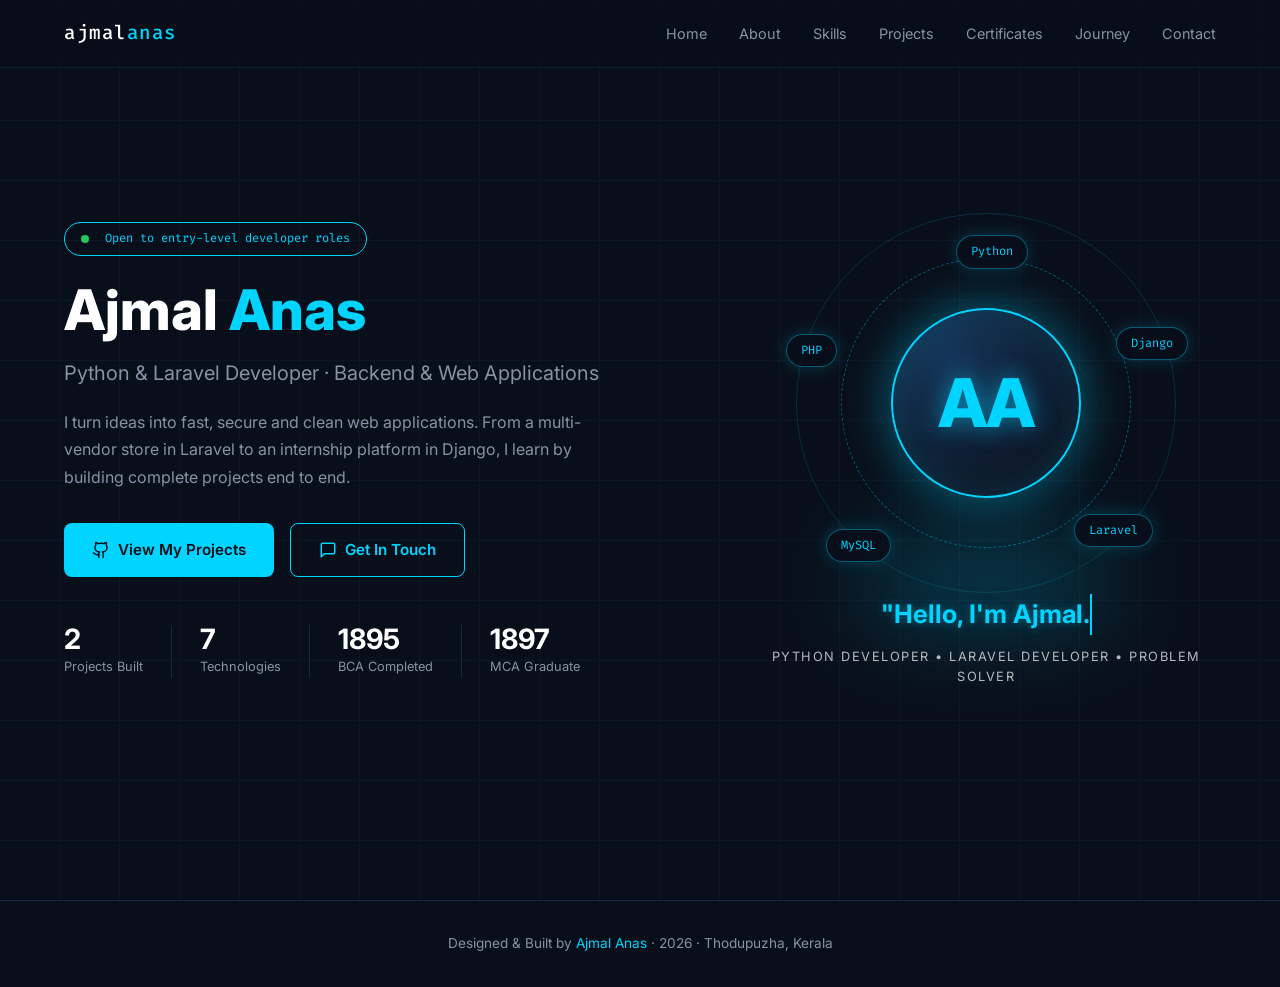
<file: index.html>
<!DOCTYPE html>
<html lang="en">
<head>
    <meta charset="UTF-8">
    <meta name="viewport" content="width=device-width, initial-scale=1.0">
    <meta name="description" content="Ajmal Anas — MCA student and Python, Django &amp; Laravel developer from Thodupuzha, Kerala. Building clean, secure web applications.">
    <meta name="keywords" content="Python Developer, Django, Laravel, PHP, MySQL, Web Developer, Kerala, Portfolio">
    <meta name="author" content="Ajmal Anas">
    <meta property="og:title" content="Ajmal Anas — Python &amp; Laravel Developer">
    <meta property="og:description" content="Portfolio of Ajmal Anas: Django, Laravel and PHP web applications.">
    <meta property="og:type" content="website">
    <meta name="theme-color" content="#090f1a">
    <title>Ajmal | Portfolio</title>
    <link rel="stylesheet" href="Assets/css/style.css">
    <link rel="icon" href="data:image/svg+xml,<svg xmlns='http://www.w3.org/2000/svg' viewBox='0 0 100 100'><text y='.9em' font-size='90'>⚡</text></svg>">
</head>
<body>
    <canvas id="bg-canvas" aria-hidden="true"></canvas>
    <div class="cursor-glow" id="cursorGlow" aria-hidden="true"></div>

    <!-- ========== NAVBAR ========== -->
    <nav class="navbar" id="navbar">
        <div class="container nav-container">
            <a href="#" class="nav-logo">ajmal<span>anas</span></a>
            <button class="nav-toggle" id="navToggle" aria-label="Toggle menu" aria-expanded="false"><span></span><span></span><span></span></button>
            <ul class="nav-links" id="navLinks">
                <li><a href="index.html" class="active">Home</a></li>
                <li><a href="about.html">About</a></li>
                <li><a href="skills.html">Skills</a></li>
                <li><a href="projects.html">Projects</a></li>
                <li><a href="certifications.html">Certificates</a></li>
                <li><a href="journey.html">Journey</a></li>
                <li><a href="contacts.html">Contact</a></li>
            </ul>
        </div>
    </nav>

    <!-- ========== HERO ========== -->
    <section class="hero" id="hero">
        <div class="hero-bg-grid"></div>
        <div class="container hero-content">
            <div class="hero-text">
                <div class="availability-badge fade-up"><span class="pulse-dot"></span>Open to entry-level developer roles</div>
                <h1 class="fade-up" data-delay="100">Ajmal <span class="cyan">Anas</span></h1>
                <p class="hero-title fade-up" data-delay="200">Python &amp; Laravel Developer · Backend &amp; Web Applications</p>
                <p class="hero-desc fade-up" data-delay="300">I turn ideas into fast, secure and clean web applications. From a multi-vendor store in Laravel to an internship platform in Django, I learn by building complete projects end to end.</p>
                <div class="hero-buttons fade-up" data-delay="400">
                    <a href="#projects" class="btn-primary"><svg width="18" height="18" viewBox="0 0 24 24" fill="none" stroke="currentColor" stroke-width="2" stroke-linecap="round" stroke-linejoin="round"><path d="M15 22v-4a4.8 4.8 0 0 0-1-3.5c3 0 6-2 6-5.5.08-1.25-.27-2.48-1-3.5.28-1.15.28-2.35 0-3.5 0 0-1 0-3 1.5-2.64-.5-5.36-.5-8 0C6 2 5 2 5 2c-.3 1.15-.3 2.35 0 3.5A5.403 5.403 0 0 0 4 9c0 3.5 3 5.5 6 5.5-.39.49-.68 1.05-.85 1.65-.17.6-.22 1.23-.15 1.85v4"/><path d="M9 18c-4.51 2-5-2-7-2"/></svg> View My Projects</a>
                    <a href="#contact" class="btn-secondary"><svg width="18" height="18" viewBox="0 0 24 24" fill="none" stroke="currentColor" stroke-width="2" stroke-linecap="round" stroke-linejoin="round"><path d="M21 15a2 2 0 0 1-2 2H7l-4 4V5a2 2 0 0 1 2-2h14a2 2 0 0 1 2 2z"/></svg> Get In Touch</a>
                </div>
                <div class="hero-stats fade-up" data-delay="500">
                    <div class="hero-stat"><span class="stat-number" data-value="3">0</span><span class="stat-label">Projects Built</span></div>
                    <div class="hero-stat"><span class="stat-number" data-value="8" data-suffix="+">0</span><span class="stat-label">Technologies</span></div>
                    <div class="hero-stat"><span class="stat-number" data-value="2025" data-plain="1">0</span><span class="stat-label">BCA Completed</span></div>
                    <div class="hero-stat"><span class="stat-number" data-value="2027" data-plain="1">0</span><span class="stat-label">MCA Graduate</span></div>
                </div>
            </div>

            <!-- Hero visual (swap .avatar-art for your own <img> or <video> if you like) -->
            <div class="hero-avatar fade-up" data-delay="200">
                <div class="avatar-container">
                    <div class="avatar-core">
                        <div class="avatar-shape">
                            <div class="avatar-art">
                                <div class="art-ring r1"></div>
                                <div class="art-ring r2"></div>
                                <div class="art-core"><span>AA</span></div>
                                <span class="orbit-chip o1">Python</span>
                                <span class="orbit-chip o2">Django</span>
                                <span class="orbit-chip o3">Laravel</span>
                                <span class="orbit-chip o4">MySQL</span>
                                <span class="orbit-chip o5">PHP</span>
                            </div>
                        </div>
                    </div>
                </div>
                <div class="welcome-message"><span id="Hero-text"></span></div>
                <p class="hero-tagline">Python Developer • Laravel Developer • Problem Solver</p>
            </div>
        </div>
    </section>

   
    <footer class="footer">
        <div class="container"><p>Designed &amp; Built by <span class="cyan">Ajmal Anas</span> · <span id="year">2026</span> · Thodupuzha, Kerala</p></div>
    </footer>

    <script src="Assets/js/main.js"></script>
</body>
</html>
</file>
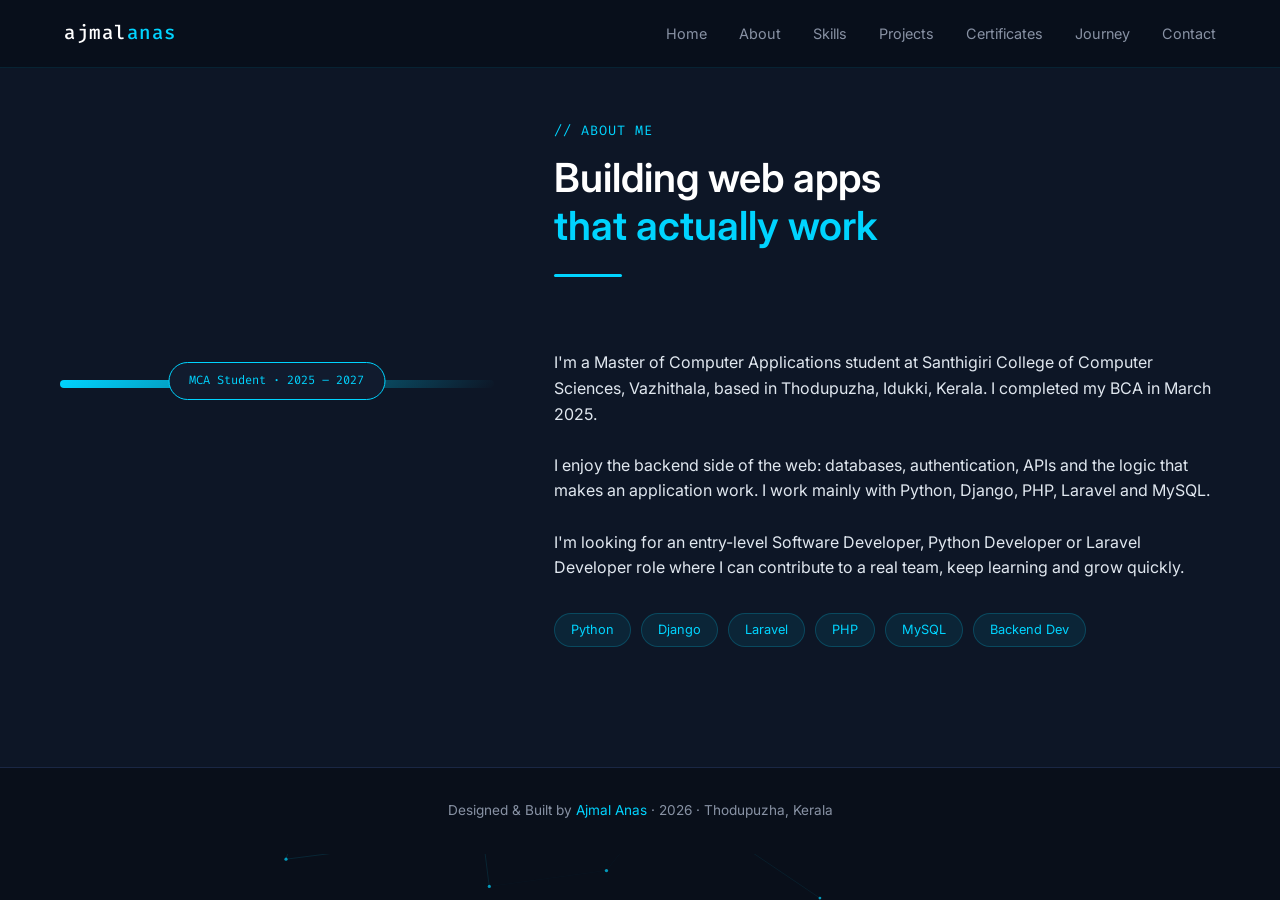
<file: about.html>
<!DOCTYPE html>
<html lang="en">
<head>
    <meta charset="UTF-8">
    <meta name="viewport" content="width=device-width, initial-scale=1.0">
    <meta name="description" content="Ajmal Anas — MCA student and Python, Django &amp; Laravel developer from Thodupuzha, Kerala. Building clean, secure web applications.">
    <meta name="keywords" content="Python Developer, Django, Laravel, PHP, MySQL, Web Developer, Kerala, Portfolio">
    <meta name="author" content="Ajmal Anas">
    <meta property="og:title" content="Ajmal Anas — Python &amp; Laravel Developer">
    <meta property="og:description" content="Portfolio of Ajmal Anas: Django, Laravel and PHP web applications.">
    <meta property="og:type" content="website">
    <meta name="theme-color" content="#090f1a">
    <title>Ajmal | Portfolio</title>
    <link rel="stylesheet" href="Assets/css/style.css">
    <link rel="icon" href="data:image/svg+xml,<svg xmlns='http://www.w3.org/2000/svg' viewBox='0 0 100 100'><text y='.9em' font-size='90'>⚡</text></svg>">
</head>
<body>
    <canvas id="bg-canvas" aria-hidden="true"></canvas>
    <div class="cursor-glow" id="cursorGlow" aria-hidden="true"></div>

    <!-- ========== NAVBAR ========== -->
    <nav class="navbar" id="navbar">
        <div class="container nav-container">
            <a href="#" class="nav-logo">ajmal<span>anas</span></a>
            <button class="nav-toggle" id="navToggle" aria-label="Toggle menu" aria-expanded="false"><span></span><span></span><span></span></button>
            <ul class="nav-links" id="navLinks">
                <li><a href="index.html" class="active">Home</a></li>
                <li><a href="about.html">About</a></li>
                <li><a href="skills.html">Skills</a></li>
                <li><a href="projects.html">Projects</a></li>
                <li><a href="certifications.html">Certificates</a></li>
                <li><a href="journey.html">Journey</a></li>
                <li><a href="contacts.html">Contact</a></li>
            </ul>
        </div>
    </nav>

    
    <!-- ========== ABOUT ========== -->
    <section class="about" id="about">
        <div class="container">
            <div class="about-grid">
                <div class="about-photo-wrapper fade-up">
                    <div class="photo-frame">
                        <!-- <img src="Assets/images/ajmal_image.png" alt="Ajmal Anas" class="about-photo"> -->
                        <!-- <div class="photo-placeholder"><span>AA</span><small>Add your photo<br>Assets/images/pic_ajmal_2.jpeg</small></div> -->
                    </div>
                    <div class="photo-badge">MCA Student · 2025 – 2027</div>
                </div>
                <div class="about-text-content">
                    <span class="section-eyebrow fade-up">// about me</span>
                    <div class="about-heading-row">
                        <h2 class="section-heading fade-up" data-delay="100">Building web apps<br><span class="cyan">that actually work</span><div class="section-divider fade-up" data-delay="150"></div></h2>
                    </div>
                    <br>
                    <p class="fade-up" data-delay="200">I'm a Master of Computer Applications student at Santhigiri College of Computer Sciences, Vazhithala, based in Thodupuzha, Idukki, Kerala. I completed my BCA in March 2025.</p>
                    <br>
                    <p class="fade-up" data-delay="250">I enjoy the backend side of the web: databases, authentication, APIs and the logic that makes an application work. I work mainly with Python, Django, PHP, Laravel and MySQL.</p>
                    <br>
                    <p class="fade-up" data-delay="300">I'm looking for an entry-level Software Developer, Python Developer or Laravel Developer role where I can contribute to a real team, keep learning and grow quickly.</p>
                    <div class="skill-tags fade-up" data-delay="350">
                        <span class="skill-tag">Python</span><span class="skill-tag">Django</span><span class="skill-tag">Laravel</span><span class="skill-tag">PHP</span><span class="skill-tag">MySQL</span><span class="skill-tag">Backend Dev</span>
                    </div>
                </div>
            </div>
        </div>
    </section>

    
    <footer class="footer">
        <div class="container"><p>Designed &amp; Built by <span class="cyan">Ajmal Anas</span> · <span id="year">2026</span> · Thodupuzha, Kerala</p></div>
    </footer>

    <script src="Assets/js/main.js"></script>
</body>
</html>
</file>
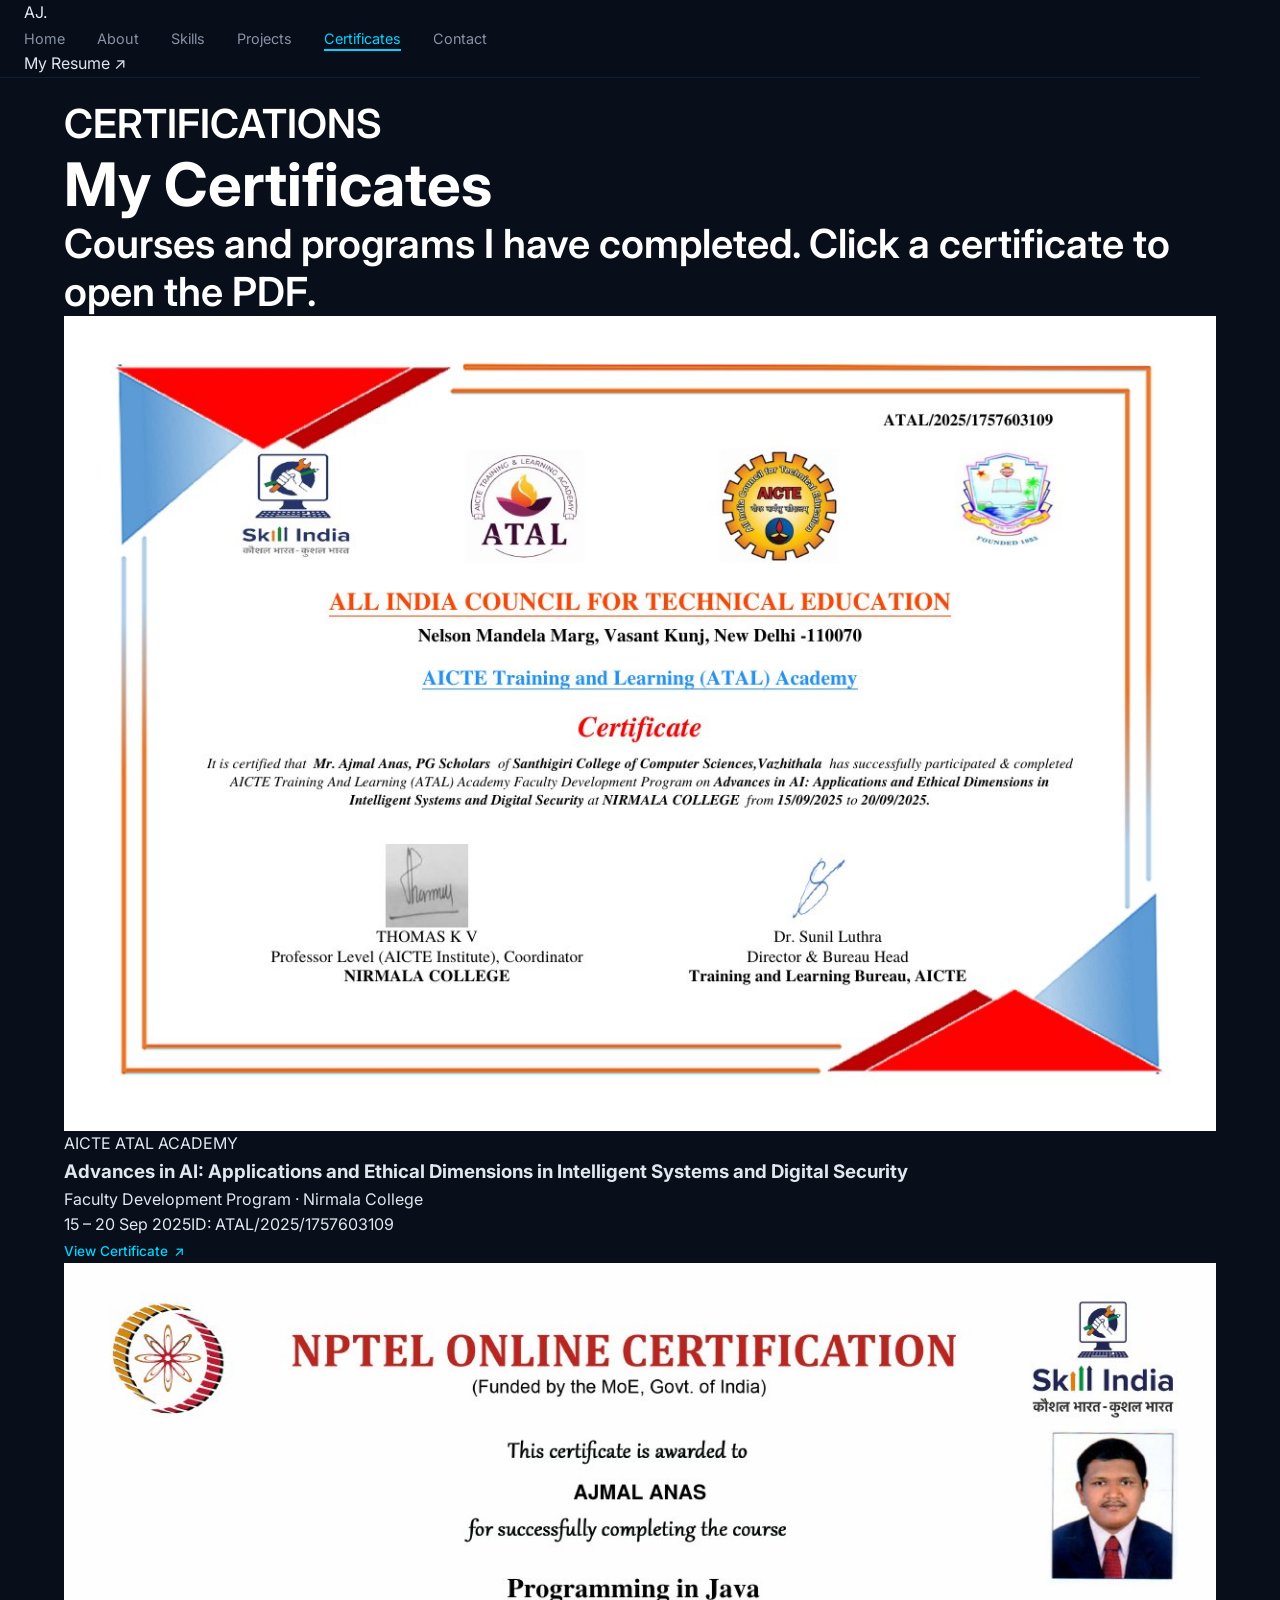
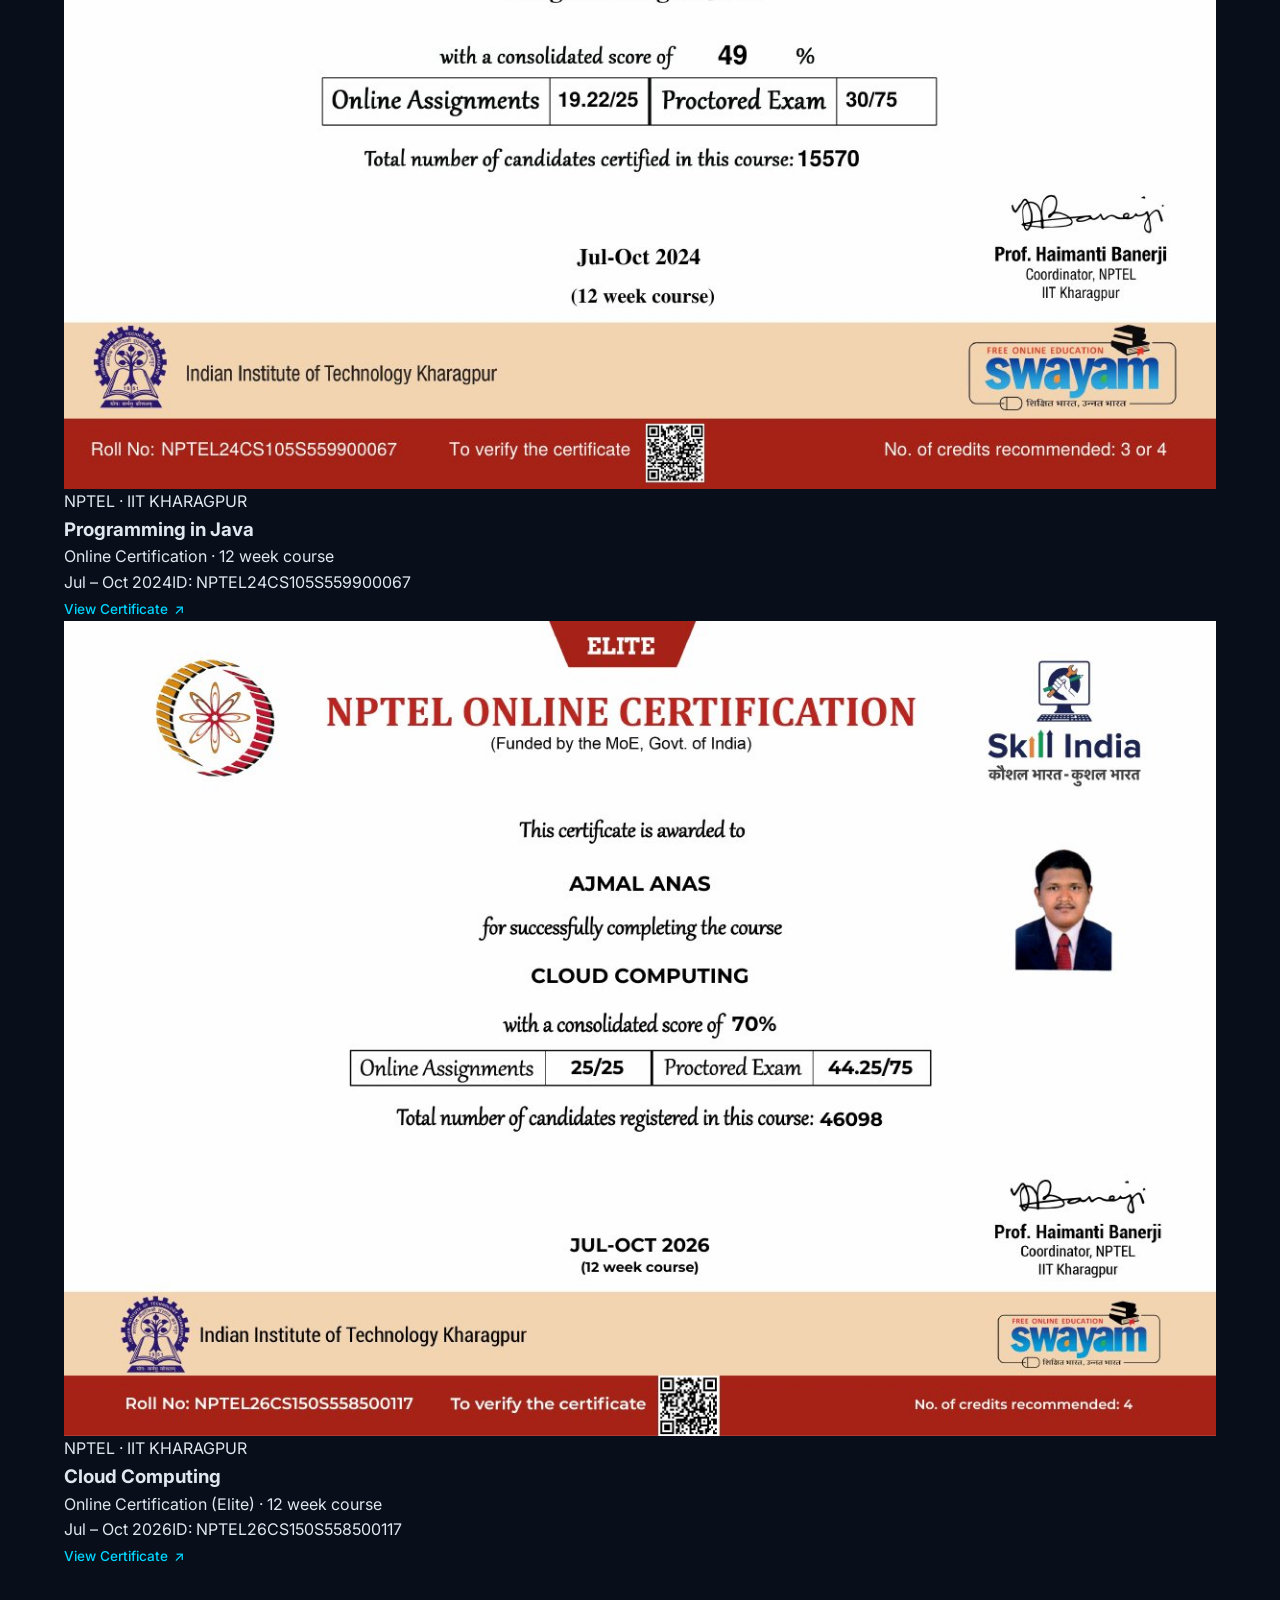
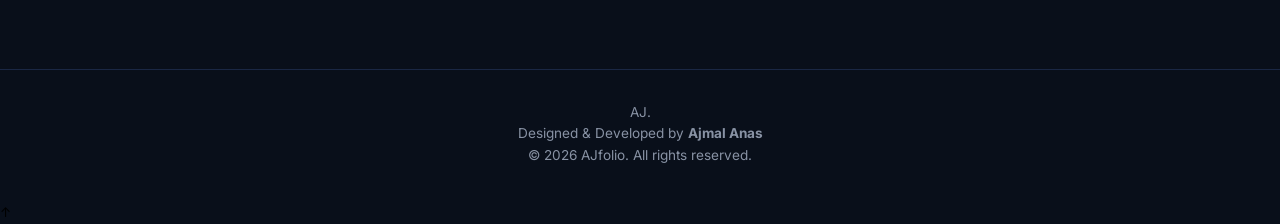
<file: certificates.html>
<!DOCTYPE html>
<html lang="en">
<head>
    <meta charset="UTF-8">
    <meta name="viewport" content="width=device-width, initial-scale=1.0">
    <meta name="description" content="Certifications of Ajmal Anas: AICTE ATAL Academy, NPTEL Programming in Java and NPTEL Cloud Computing.">

    <title>Certificates | AJfolio</title>

    <link rel="preconnect" href="https://fonts.googleapis.com">
    <link rel="preconnect" href="https://fonts.gstatic.com" crossorigin>
    <link href="https://fonts.googleapis.com/css2?family=DM+Sans:wght@400;500;600;700&family=Space+Grotesk:wght@400;500;600;700&display=swap" rel="stylesheet">

    <link rel="stylesheet" href="Assets/css/style.css">
</head>
<body>

    <div class="background-glow glow-one"></div>
    <div class="background-glow glow-two"></div>

    <!-- Navigation -->
    <header class="header">
        <nav class="navbar container">
            <a href="index.html" class="logo">AJ<span>.</span></a>

            <button class="menu-toggle" id="menuToggle"
                aria-label="Open navigation menu" aria-expanded="false">
                <span></span>
                <span></span>
                <span></span>
            </button>

            <ul class="nav-links" id="navLinks">
                <li><a href="index.html">Home</a></li>
                <li><a href="about.html">About</a></li>
                <li><a href="skills.html">Skills</a></li>
                <li><a href="projects.html">Projects</a></li>
                <li><a href="certificates.html" class="active">Certificates</a></li>
                <li><a href="contact.html">Contact</a></li>
            </ul>

            <a href="Assets/documents/Ajmal_Anas_Resume_ATS.pdf"
               class="nav-resume" target="_blank" rel="noopener">
                My Resume <span>↗</span>
            </a>
        </nav>
    </header>

    <main class="page-main">
        <section class="section" id="certificates">
            <div class="container">
                <div class="section-heading reveal">
                    <span class="section-label">CERTIFICATIONS</span>
                    <h2>My <span class="gradient-text">Certificates</span></h2>
                    <p>Courses and programs I have completed. Click a certificate to open the PDF.</p>
                </div>

                <div class="cert-grid">
                    <article class="cert-card reveal">
                        <a class="cert-preview" href="Assets/certificates/aicte-atal-ai-fdp.pdf" target="_blank" rel="noopener" aria-label="Open Advances in AI: Applications and Ethical Dimensions in Intelligent Systems and Digital Security certificate (PDF)">
                            <img src="Assets/certificates/aicte-atal-ai-fdp.jpg" alt="Advances in AI: Applications and Ethical Dimensions in Intelligent Systems and Digital Security certificate awarded to Ajmal Anas" loading="lazy">
                        </a>
                        <div class="cert-content">
                            <span class="project-number">AICTE ATAL ACADEMY</span>
                            <h3>Advances in AI: Applications and Ethical Dimensions in Intelligent Systems and Digital Security</h3>
                            <p>Faculty Development Program · Nirmala College</p>
                            <div class="project-tech"><span>15 – 20 Sep 2025</span><span>ID: ATAL/2025/1757603109</span></div>
                            <a href="Assets/certificates/aicte-atal-ai-fdp.pdf" target="_blank" rel="noopener" class="project-link">View Certificate <span>↗</span></a>
                        </div>
                    </article>
                    <article class="cert-card reveal">
                        <a class="cert-preview" href="Assets/certificates/nptel-programming-in-java.pdf" target="_blank" rel="noopener" aria-label="Open Programming in Java certificate (PDF)">
                            <img src="Assets/certificates/nptel-programming-in-java.jpg" alt="Programming in Java certificate awarded to Ajmal Anas" loading="lazy">
                        </a>
                        <div class="cert-content">
                            <span class="project-number">NPTEL · IIT KHARAGPUR</span>
                            <h3>Programming in Java</h3>
                            <p>Online Certification · 12 week course</p>
                            <div class="project-tech"><span>Jul – Oct 2024</span><span>ID: NPTEL24CS105S559900067</span></div>
                            <a href="Assets/certificates/nptel-programming-in-java.pdf" target="_blank" rel="noopener" class="project-link">View Certificate <span>↗</span></a>
                        </div>
                    </article>
                    <article class="cert-card reveal">
                        <a class="cert-preview" href="Assets/certificates/nptel-cloud-computing.pdf" target="_blank" rel="noopener" aria-label="Open Cloud Computing certificate (PDF)">
                            <img src="Assets/certificates/nptel-cloud-computing.jpg" alt="Cloud Computing certificate awarded to Ajmal Anas" loading="lazy">
                        </a>
                        <div class="cert-content">
                            <span class="project-number">NPTEL · IIT KHARAGPUR</span>
                            <h3>Cloud Computing</h3>
                            <p>Online Certification (Elite) · 12 week course</p>
                            <div class="project-tech"><span>Jul – Oct 2026</span><span>ID: NPTEL26CS150S558500117</span></div>
                            <a href="Assets/certificates/nptel-cloud-computing.pdf" target="_blank" rel="noopener" class="project-link">View Certificate <span>↗</span></a>
                        </div>
                    </article>
                </div>
            </div>
        </section>
    </main>

    <!-- Footer -->
    <footer class="footer">
        <div class="container footer-content">
            <a href="index.html" class="logo">AJ<span>.</span></a>

            <p>Designed & Developed by <strong>Ajmal Anas</strong></p>

            <p>© <span id="year"></span> AJfolio. All rights reserved.</p>
        </div>
    </footer>

    <button class="back-to-top" id="backToTop"
        aria-label="Back to top">↑</button>

    <script src="Assets/js/script.js"></script>
</body>
</html>
</file>
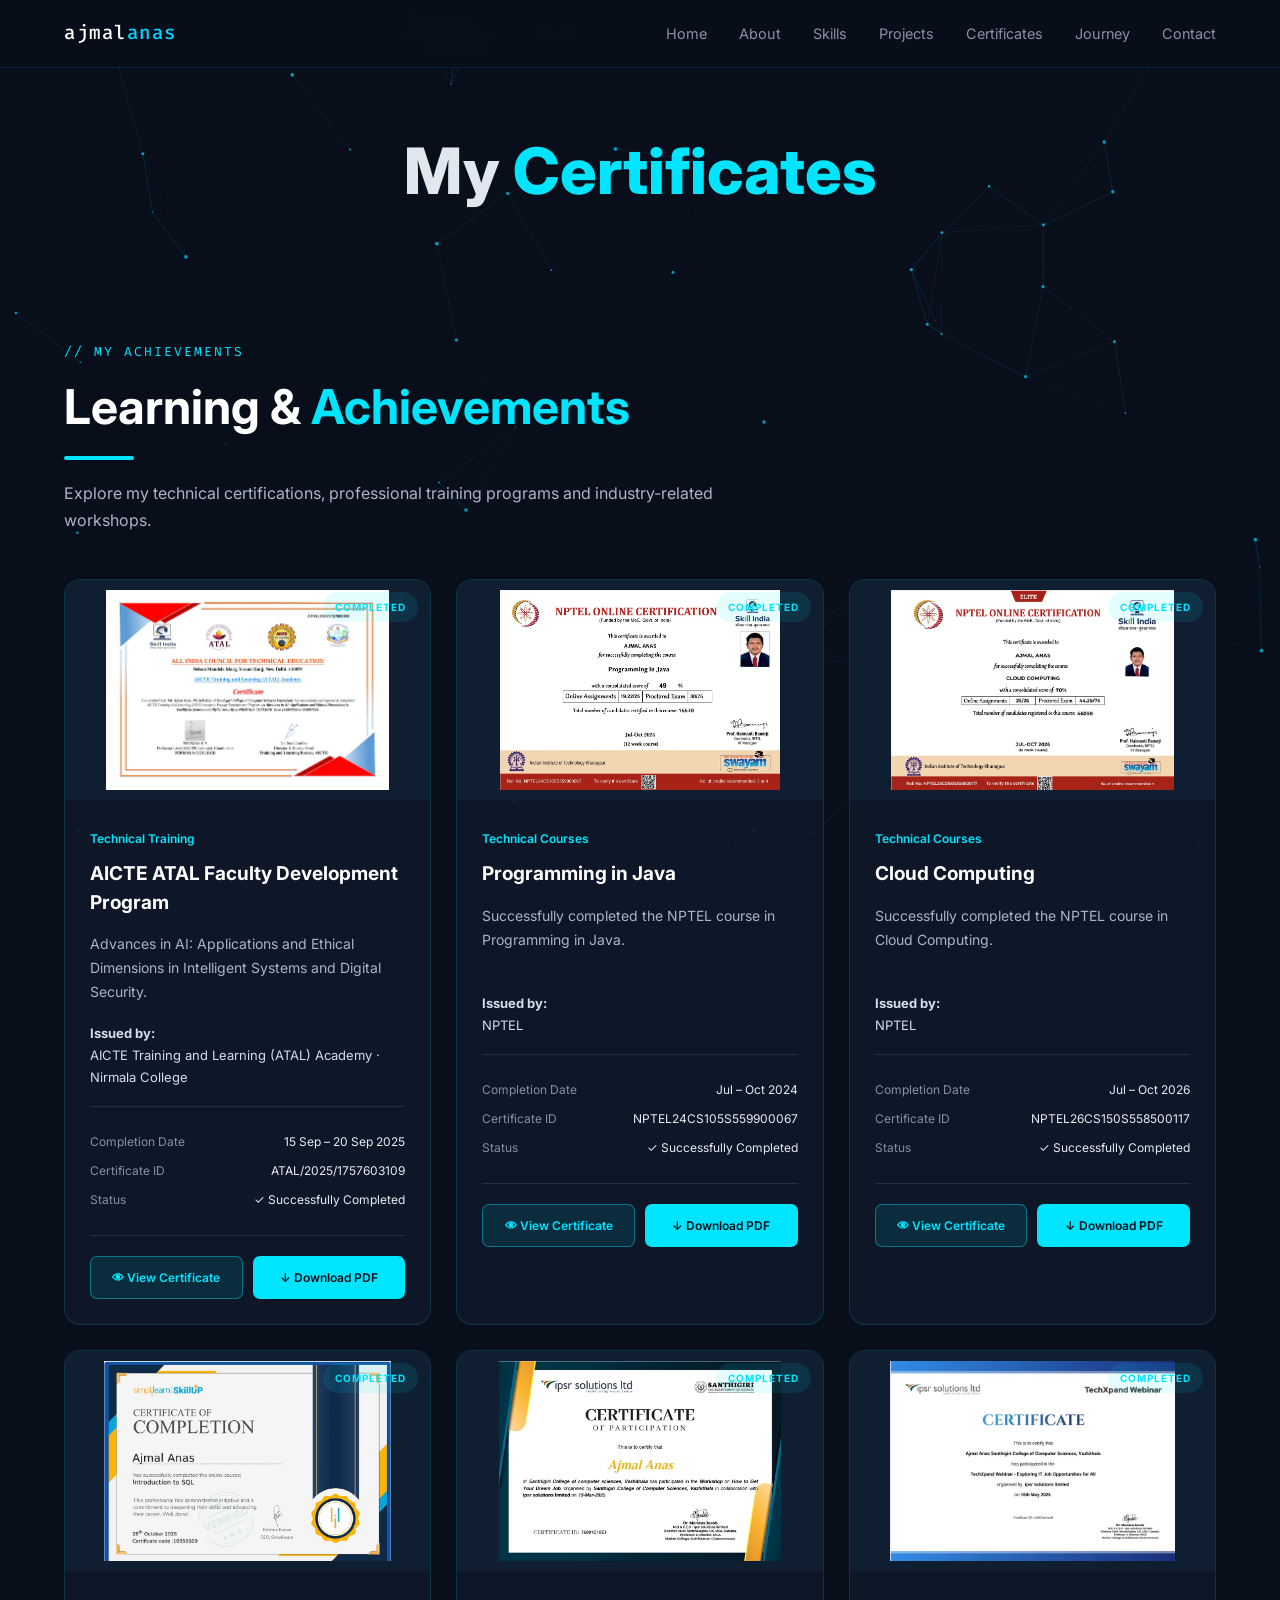
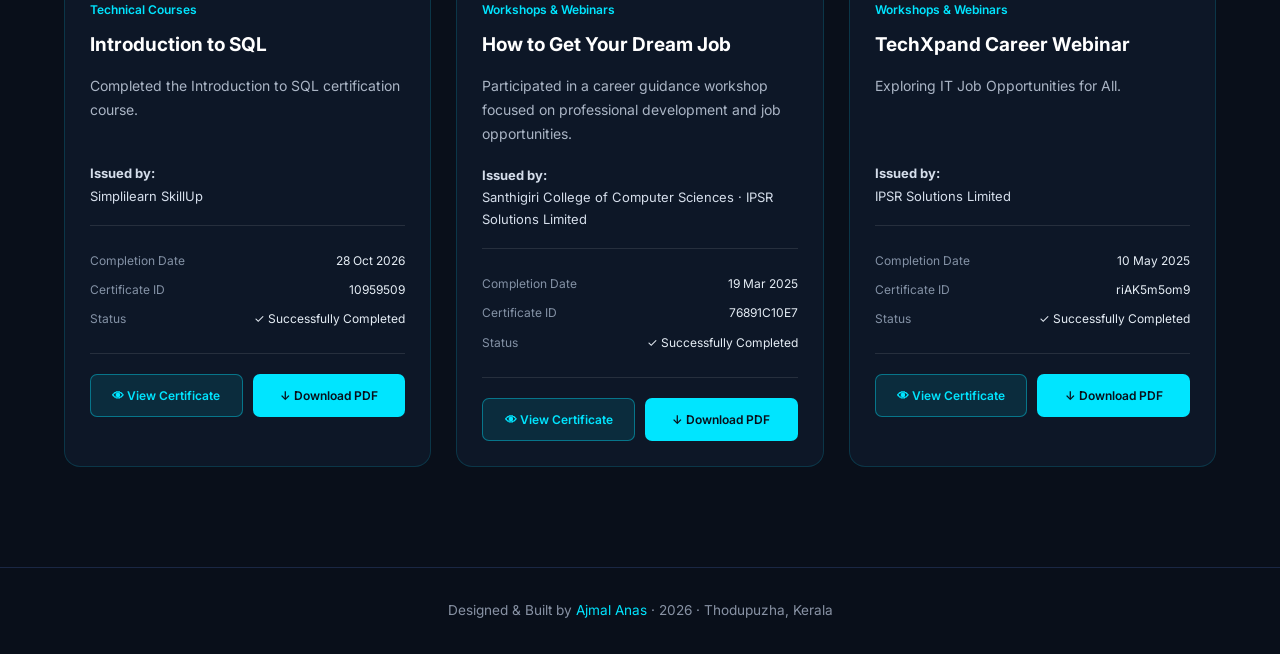
<file: certifications.html>
<!DOCTYPE html>
<html lang="en">

<head>
    <meta charset="UTF-8">
    <meta name="viewport" content="width=device-width, initial-scale=1.0">

    <meta name="description"
        content="Ajmal Anas - Technical certificates, NPTEL courses, AICTE training and professional achievements.">

    <meta name="author" content="Ajmal Anas">
    <meta name="theme-color" content="#090f1a">

    <title>Certificates | Ajmal Anas - AJfolio</title>

    <!-- Main CSS -->
    <link rel="stylesheet" href="Assets/css/style.css">

    <!-- Certificate CSS -->
    <link rel="stylesheet" href="Assets/css/certificate.css">

</head>

<body>

    <!-- Background Effects -->
    <canvas id="bg-canvas" aria-hidden="true"></canvas>
    <div class="cursor-glow" id="cursorGlow" aria-hidden="true"></div>

    <!-- NAVBAR -->
    <nav class="navbar" id="navbar">

        <div class="container nav-container">

            <a href="index.html" class="nav-logo">
                ajmal<span>anas</span>
            </a>

            <button class="nav-toggle"
                id="navToggle"
                aria-label="Toggle menu"
                aria-expanded="false">

                <span></span>
                <span></span>
                <span></span>

            </button>

            <ul class="nav-links" id="navLinks">

                <li><a href="index.html">Home</a></li>
                <li><a href="about.html">About</a></li>
                <li><a href="skills.html">Skills</a></li>
                <li><a href="projects.html">Projects</a></li>
                <li><a href="certificate.html" class="active">Certificates</a></li>
                <li><a href="journey.html">Journey</a></li>
                <li><a href="contacts.html">Contact</a></li>

            </ul>

        </div>

    </nav>

    <!-- HERO SECTION -->
    <header class="cert-hero">

        <div class="container">

            <h1 class="cert-main-title">
                My <span class="cyan">Certificates</span>
            </h1>

        </div>

    </header>

    <!-- CERTIFICATES SECTION -->
    <section class="cert-section" id="certificates">

        <div class="container">

            <span class="section-eyebrow">
                // my achievements
            </span>

            <h2 class="section-heading">
                Learning & <span class="cyan">Achievements</span>
            </h2>

            <div class="section-divider"></div>

            <p class="section-subtext">
                Explore my technical certifications, professional training programs and industry-related workshops.
            </p>

            <!-- CERTIFICATE CARDS -->
            <div class="cert-grid" id="certGrid">

                <!-- Cards generated by certificate.js -->

            </div>

        </div>

    </section>

    <!-- FOOTER -->
    <footer class="footer">

        <div class="container">

            <p>
                Designed & Built by
                <span class="cyan">Ajmal Anas</span>
                · <span id="year">2026</span>
                · Thodupuzha, Kerala
            </p>

        </div>

    </footer>

    <!-- JAVASCRIPT -->
    <script src="Assets/js/main.js"></script>
    <script src="Assets/js/certificate.js"></script>

</body>
</html>
</file>
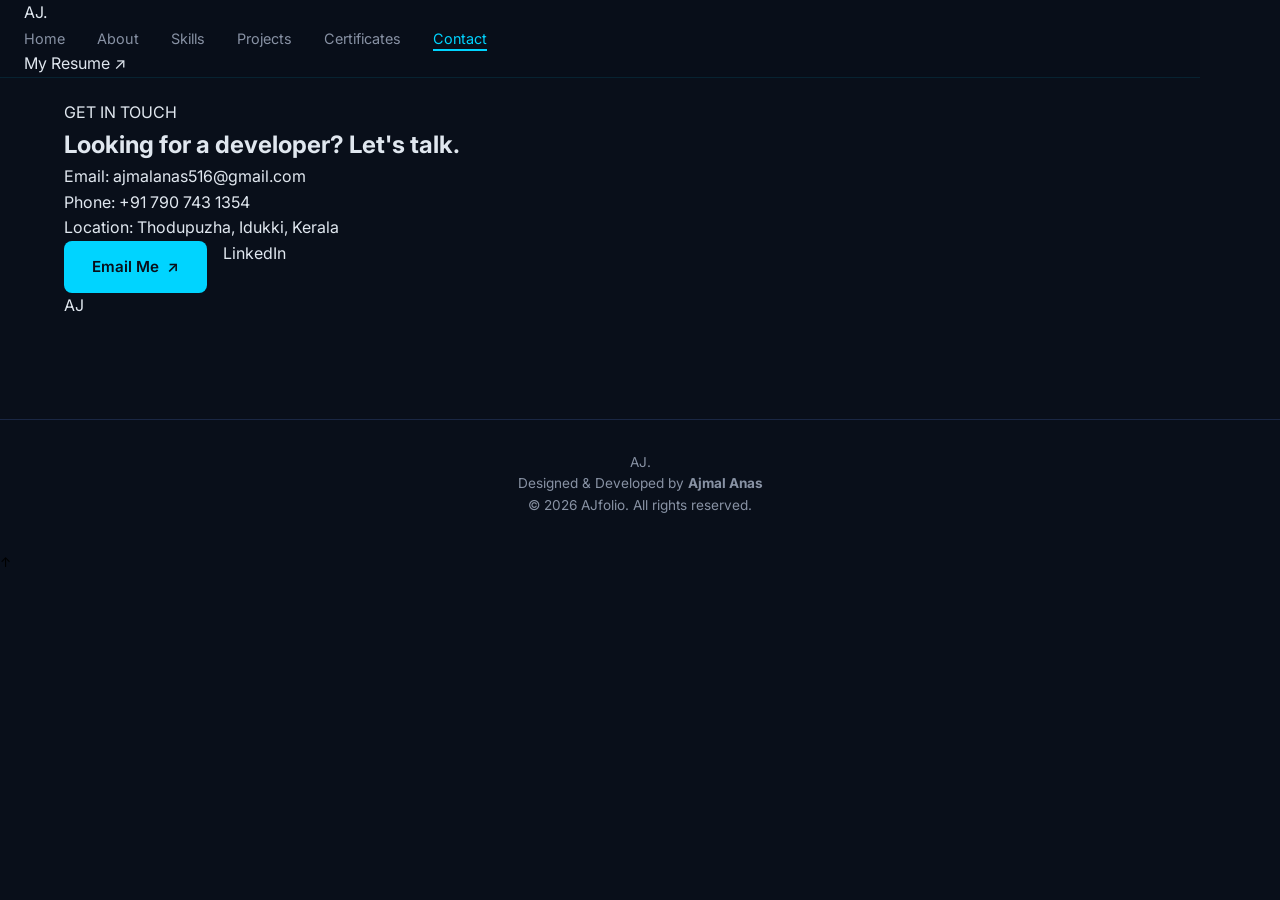
<file: contact.html>
<!DOCTYPE html>
<html lang="en">
<head>
    <meta charset="UTF-8">
    <meta name="viewport" content="width=device-width, initial-scale=1.0">
    <meta name="description" content="Contact Ajmal Anas - email, phone, LinkedIn and location.">

    <title>Contact | AJfolio</title>

    <link rel="preconnect" href="https://fonts.googleapis.com">
    <link rel="preconnect" href="https://fonts.gstatic.com" crossorigin>
    <link href="https://fonts.googleapis.com/css2?family=DM+Sans:wght@400;500;600;700&family=Space+Grotesk:wght@400;500;600;700&display=swap" rel="stylesheet">

    <link rel="stylesheet" href="Assets/css/style.css">
</head>
<body>

    <div class="background-glow glow-one"></div>
    <div class="background-glow glow-two"></div>

    <!-- Navigation -->
    <header class="header">
        <nav class="navbar container">
            <a href="index.html" class="logo">AJ<span>.</span></a>

            <button class="menu-toggle" id="menuToggle"
                aria-label="Open navigation menu" aria-expanded="false">
                <span></span>
                <span></span>
                <span></span>
            </button>

            <ul class="nav-links" id="navLinks">
                <li><a href="index.html">Home</a></li>
                <li><a href="about.html">About</a></li>
                <li><a href="skills.html">Skills</a></li>
                <li><a href="projects.html">Projects</a></li>
                <li><a href="certificates.html">Certificates</a></li>
                <li><a href="contact.html" class="active">Contact</a></li>
            </ul>

            <a href="Assets/documents/Ajmal_Anas_Resume_ATS.pdf"
               class="nav-resume" target="_blank" rel="noopener">
                My Resume <span>↗</span>
            </a>
        </nav>
    </header>

    <main class="page-main">
        <section class="section" id="contact">
            <div class="container">
                <div class="contact-card reveal">
                    <div class="contact-content">
                        <span class="section-label">GET IN TOUCH</span>
                        <h2>Looking for a developer? <span class="gradient-text">Let's talk.</span></h2>
                        <p>
                            Email: <a href="mailto:ajmalanas516@gmail.com">ajmalanas516@gmail.com</a><br>
                            Phone: <a href="tel:+917907431354">+91 790 743 1354</a><br>
                            Location: Thodupuzha, Idukki, Kerala
                        </p>
                        <div class="hero-buttons">
                            <a href="mailto:ajmalanas516@gmail.com" class="btn btn-primary">Email Me <span>↗</span></a>
                            <a href="https://www.linkedin.com/in/ajmal-anas-446181435" target="_blank" rel="noopener" class="btn btn-outline">LinkedIn</a>
                        </div>
                    </div>
                    <div class="contact-decoration">
                        <div class="contact-circle circle-a"></div>
                        <div class="contact-circle circle-b"></div>
                        <span>AJ</span>
                    </div>
                </div>
            </div>
        </section>
    </main>

    <!-- Footer -->
    <footer class="footer">
        <div class="container footer-content">
            <a href="index.html" class="logo">AJ<span>.</span></a>

            <p>Designed & Developed by <strong>Ajmal Anas</strong></p>

            <p>© <span id="year"></span> AJfolio. All rights reserved.</p>
        </div>
    </footer>

    <button class="back-to-top" id="backToTop"
        aria-label="Back to top">↑</button>

    <script src="Assets/js/script.js"></script>
</body>
</html>
</file>
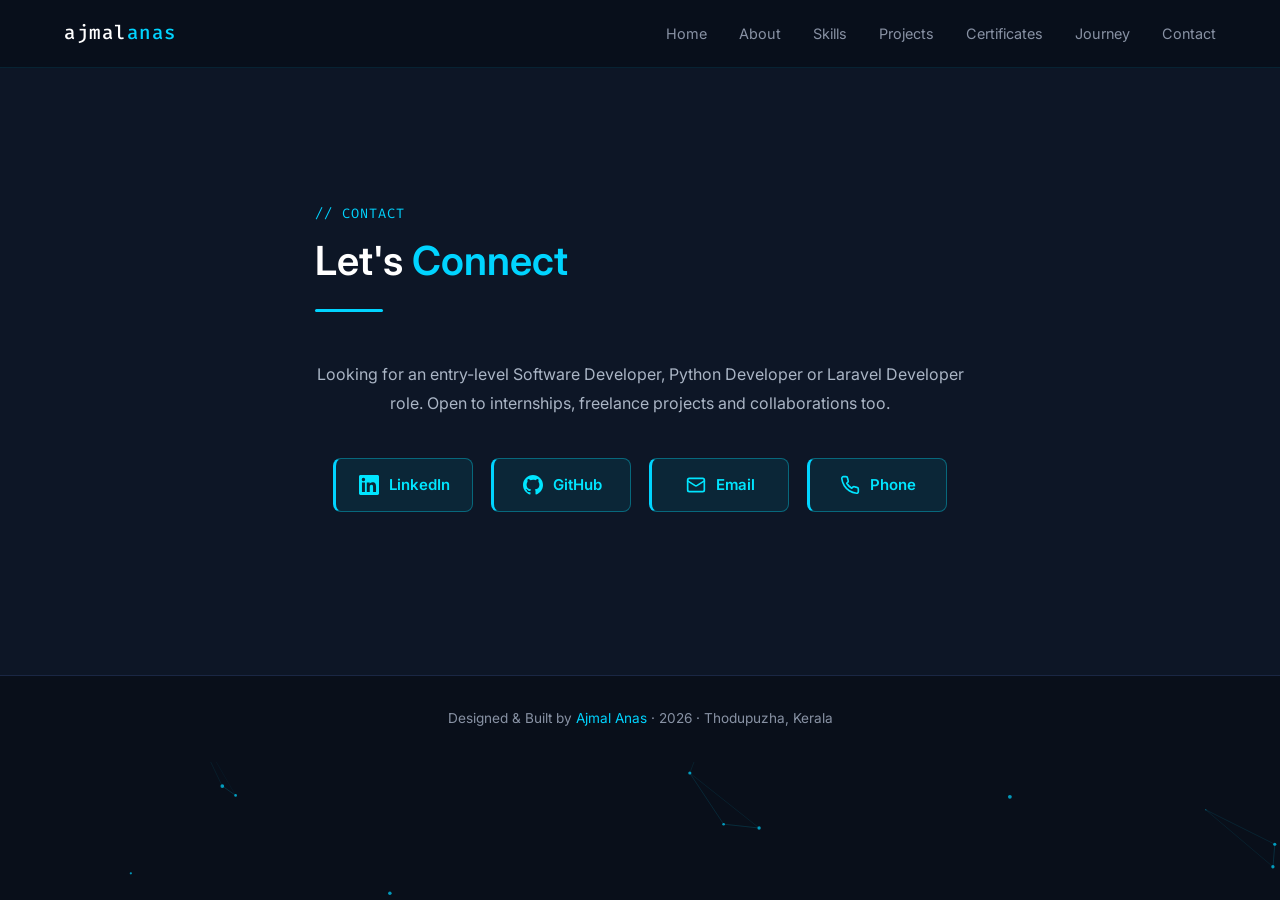
<file: contacts.html>
<!DOCTYPE html>
<html lang="en">

<head>

    <meta charset="UTF-8">
    <meta name="viewport" content="width=device-width, initial-scale=1.0">

    <meta name="description"
        content="Ajmal Anas — MCA student and Python, Django & Laravel developer from Thodupuzha, Kerala. Building clean, secure web applications.">

    <meta name="keywords"
        content="Python Developer, Django, Laravel, PHP, MySQL, Web Developer, Kerala, Portfolio">

    <meta name="author" content="Ajmal Anas">

    <meta property="og:title"
        content="Ajmal Anas — Python & Laravel Developer">

    <meta property="og:description"
        content="Portfolio of Ajmal Anas: Django, Laravel and PHP web applications.">

    <meta property="og:type" content="website">

    <meta name="theme-color" content="#090f1a">

    <title>Contact | Ajmal Anas - AJfolio</title>

    <!-- MAIN CSS -->
    <link rel="stylesheet" href="Assets/css/style.css">

    <!-- CONTACT CSS -->
    <link rel="stylesheet" href="Assets/css/contact.css">

    <!-- FAVICON -->
    <link rel="icon"
        href="data:image/svg+xml,<svg xmlns=%22http://www.w3.org/2000/svg%22 viewBox=%220 0 100 100%22><text y=%22.9em%22 font-size=%2290%22>⚡</text></svg>">

</head>

<body>

    <!-- BACKGROUND EFFECTS -->

    <canvas id="bg-canvas" aria-hidden="true"></canvas>

    <div class="cursor-glow"
        id="cursorGlow"
        aria-hidden="true">
    </div>


    <!-- NAVBAR -->

    <nav class="navbar" id="navbar">

        <div class="container nav-container">

            <a href="index.html" class="nav-logo">
                ajmal<span>anas</span>
            </a>

            <button class="nav-toggle"
                id="navToggle"
                aria-label="Toggle menu"
                aria-expanded="false">

                <span></span>
                <span></span>
                <span></span>

            </button>

            <ul class="nav-links" id="navLinks">

                <li><a href="index.html">Home</a></li>

                <li><a href="about.html">About</a></li>

                <li><a href="skills.html">Skills</a></li>

                <li><a href="projects.html">Projects</a></li>

                <li><a href="certificate.html">Certificates</a></li>

                <li><a href="journey.html">Journey</a></li>

                <li><a href="contacts.html" class="active">Contact</a></li>

            </ul>

        </div>

    </nav>


    <!-- CONTACT SECTION -->

    <section class="contact" id="contact">

        <div class="container">

            <span class="section-eyebrow fade-up">
                // contact
            </span>

            <h2 class="section-heading fade-up" data-delay="100">

                Let's <span class="cyan">Connect</span>

            </h2>

            <div class="section-divider fade-up"
                data-delay="150">
            </div>

            <p class="contact-desc fade-up" data-delay="200">

                Looking for an entry-level Software Developer,
                Python Developer or Laravel Developer role.
                Open to internships, freelance projects and
                collaborations too.

            </p>


            <!-- CONTACT BUTTONS -->

            <div class="contact-buttons fade-up"
                data-delay="300">


                <!-- LINKEDIN -->

                <a href="https://www.linkedin.com/in/ajmal-anas-446181435/"
                    target="_blank"
                    rel="noopener noreferrer"
                    class="contact-btn linkedin">

                    <svg width="20" height="20"
                        viewBox="0 0 24 24"
                        fill="currentColor">

                        <path d="M20.447 20.452h-3.554v-5.569c0-1.328-.027-3.037-1.852-3.037-1.853 0-2.136 1.445-2.136 2.939v5.667H9.351V9h3.414v1.561h.046c.477-.9 1.637-1.85 3.37-1.85 3.601 0 4.267 2.37 4.267 5.455v6.286zM5.337 7.433a2.062 2.062 0 0 1-2.063-2.065 2.064 2.064 0 1 1 2.063 2.065zm1.782 13.019H3.555V9h3.564v11.452zM22.225 0H1.771C.792 0 0 .774 0 1.729v20.542C0 23.227.792 24 1.771 24h20.451C23.2 24 24 23.227 24 22.271V1.729C24 .774 23.2 0 22.222 0h.003z"/>

                    </svg>

                    LinkedIn

                </a>


                <!-- GITHUB -->

                <a href="https://github.com/ajmalanas516"
                    target="_blank"
                    rel="noopener noreferrer"
                    class="contact-btn github">

                    <svg width="20" height="20"
                        viewBox="0 0 24 24"
                        fill="currentColor">

                        <path d="M12 0C5.374 0 0 5.373 0 12c0 5.302 3.438 9.8 8.207 11.387.599.111.793-.261.793-.577v-2.234c-3.338.726-4.033-1.416-4.033-1.416-.546-1.387-1.333-1.756-1.333-1.756-1.089-.745.083-.729.083-.729 1.205.084 1.839 1.237 1.839 1.237 1.07 1.834 2.807 1.304 3.492.997.107-.775.418-1.305.762-1.604-2.665-.305-5.467-1.334-5.467-5.931 0-1.311.469-2.381 1.236-3.221-.124-.303-.535-1.524.117-3.176 0 0 1.008-.322 3.301 1.23A11.509 11.509 0 0 1 12 5.803c1.02.005 2.047.138 3.006.404 2.291-1.552 3.297-1.23 3.297-1.23.653 1.653.242 2.874.118 3.176.77.84 1.235 1.911 1.235 3.221 0 4.609-2.807 5.624-5.479 5.921.43.372.823 1.102.823 2.222v3.293c0 .319.192.694.801.576C20.566 21.797 24 17.3 24 12c0-6.627-5.373-12-12-12z"/>

                    </svg>

                    GitHub

                </a>


                <!-- EMAIL -->

                <a href="mailto:ajmalanas516@gmail.com"
                    class="contact-btn email">

                    <svg width="20" height="20"
                        viewBox="0 0 24 24"
                        fill="none"
                        stroke="currentColor"
                        stroke-width="2"
                        stroke-linecap="round"
                        stroke-linejoin="round">

                        <rect x="2" y="4"
                            width="20" height="16"
                            rx="2"/>

                        <path d="m22 7-8.97 5.7a1.94 1.94 0 0 1-2.06 0L2 7"/>

                    </svg>

                    Email

                </a>


                <!-- PHONE -->

                <a href="tel:+917907431354"
                    class="contact-btn phone">

                    <svg width="20" height="20"
                        viewBox="0 0 24 24"
                        fill="none"
                        stroke="currentColor"
                        stroke-width="2"
                        stroke-linecap="round"
                        stroke-linejoin="round">

                        <path d="M22 16.92v3a2 2 0 0 1-2.18 2 19.79 19.79 0 0 1-8.63-3.07 19.5 19.5 0 0 1-6-6 19.79 19.79 0 0 1-3.07-8.67A2 2 0 0 1 4.11 2h3a2 2 0 0 1 2 1.72 12.84 12.84 0 0 0 .7 2.81 2 2 0 0 1-.45 2.11L8.09 9.91a16 16 0 0 0 6 6l1.27-1.27a2 2 0 0 1 2.11-.45 12.84 12.84 0 0 0 2.81.7A2 2 0 0 1 22 16.92z"/>

                    </svg>

                    Phone

                </a>

            </div>

        </div>

    </section>


    <!-- FOOTER -->

    <footer class="footer">

        <div class="container">

            <p>

                Designed & Built by

                <span class="cyan">Ajmal Anas</span>

                · <span id="year">2026</span>

                · Thodupuzha, Kerala

            </p>

        </div>

    </footer>


    <!-- JAVASCRIPT -->

    <script src="Assets/js/main.js"></script>

</body>

</html>
</file>
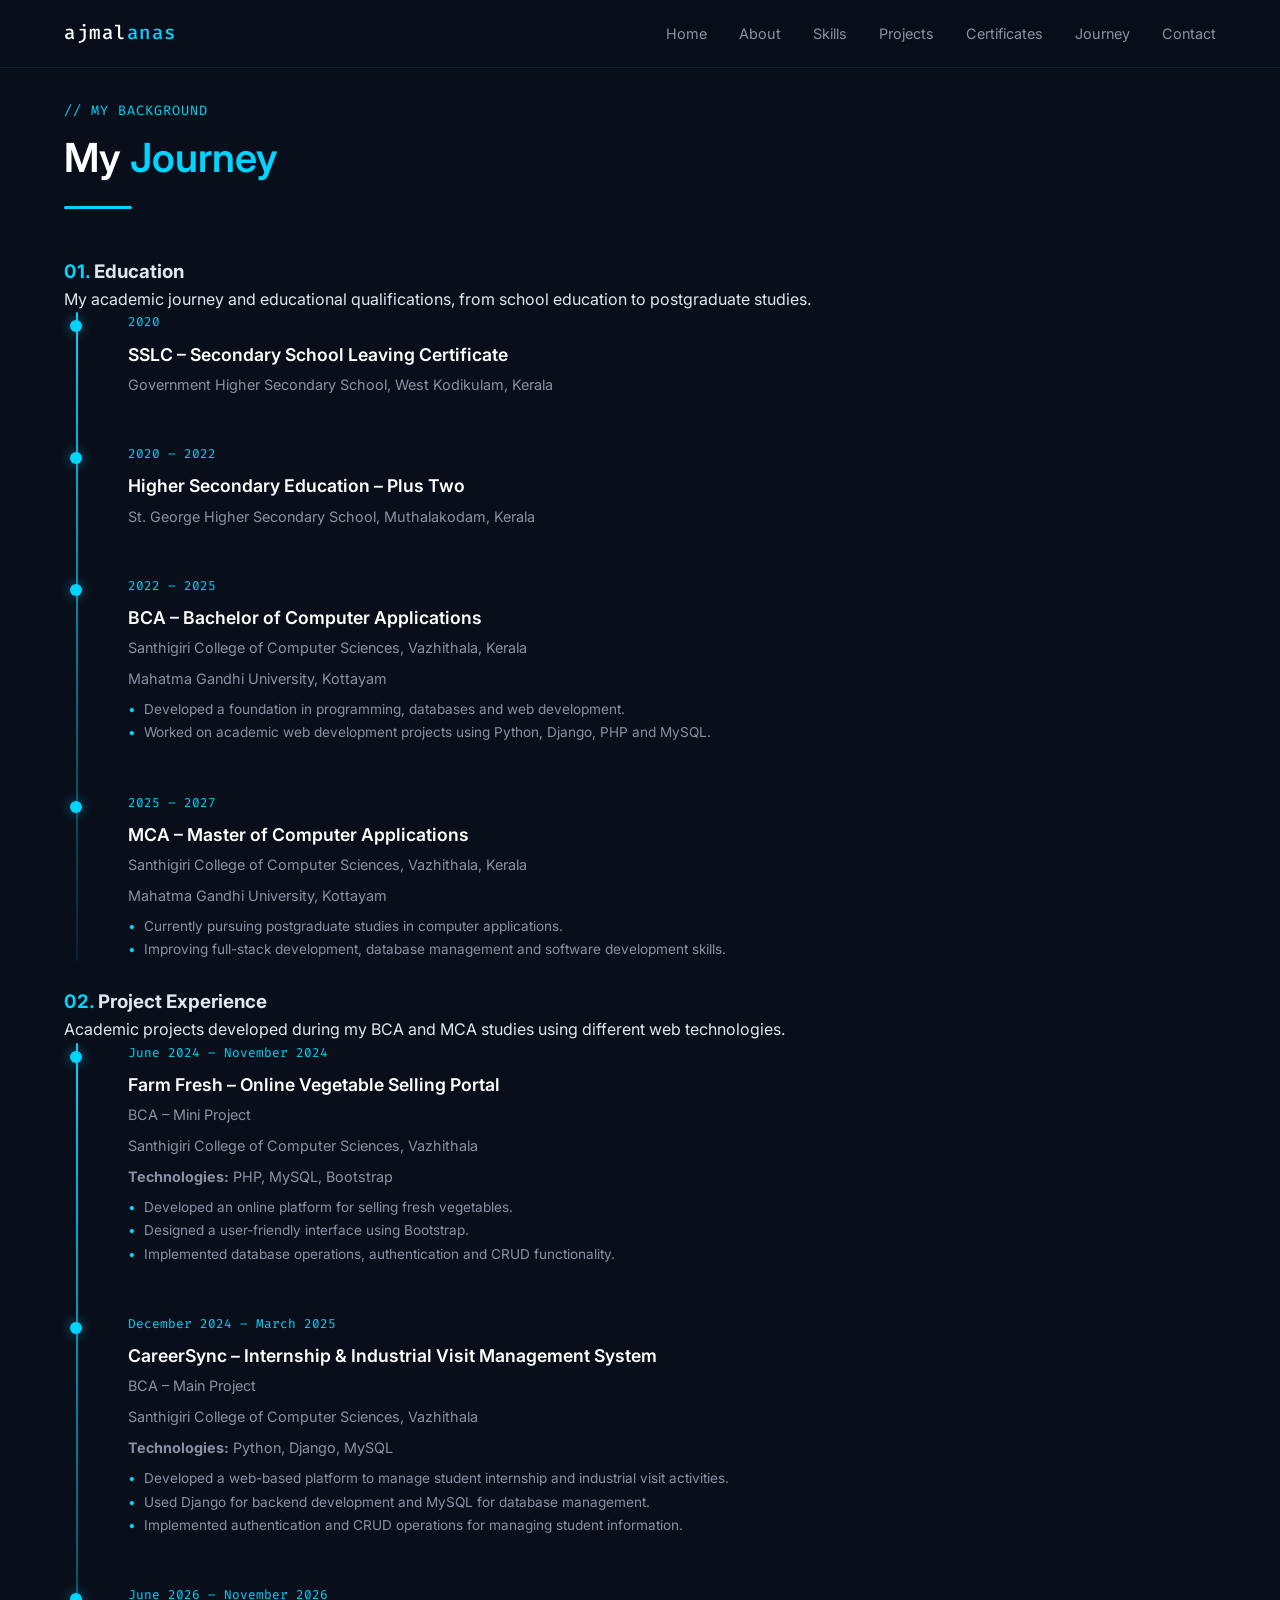
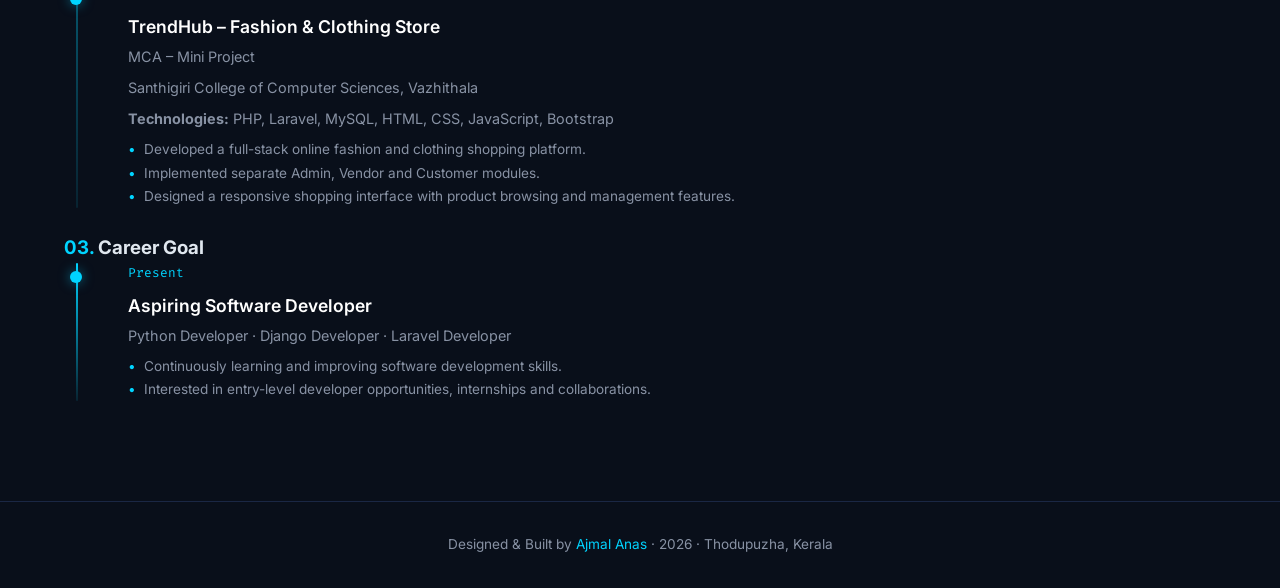
<file: journey.html>
<!DOCTYPE html>
<html lang="en">

<head>
    <meta charset="UTF-8">
    <meta name="viewport" content="width=device-width, initial-scale=1.0">

    <meta name="description" content="Ajmal Anas - Academic journey, educational qualifications and software development projects. MCA student at Santhigiri College of Computer Sciences, affiliated with Mahatma Gandhi University, Kottayam.">

    <meta name="keywords" content="Ajmal Anas, MCA, BCA, Python Developer, Django, Laravel, MySQL, Education, Projects">

    <meta name="author" content="Ajmal Anas">
    <meta name="theme-color" content="#090f1a">

    <title>My Journey | Ajmal Anas</title>

    <link rel="stylesheet" href="Assets/css/style.css">

    <link rel="icon" href="data:image/svg+xml,<svg xmlns='http://www.w3.org/2000/svg' viewBox='0 0 100 100'><text y='.9em' font-size='90'>⚡</text></svg>">
</head>

<body>

    <canvas id="bg-canvas" aria-hidden="true"></canvas>
    <div class="cursor-glow" id="cursorGlow" aria-hidden="true"></div>


    <!-- ========== NAVBAR ========== -->

    <nav class="navbar" id="navbar">

        <div class="container nav-container">

            <a href="index.html" class="nav-logo">
                ajmal<span>anas</span>
            </a>

            <button class="nav-toggle"
                    id="navToggle"
                    aria-label="Toggle menu"
                    aria-expanded="false">

                <span></span>
                <span></span>
                <span></span>

            </button>

            <ul class="nav-links" id="navLinks">

                <li><a href="index.html">Home</a></li>
                <li><a href="about.html">About</a></li>
                <li><a href="skills.html">Skills</a></li>
                <li><a href="projects.html">Projects</a></li>
                <li><a href="certifications.html">Certificates</a></li>
                <li><a href="journey.html" class="active">Journey</a></li>
                <li><a href="contacts.html">Contact</a></li>

            </ul>

        </div>

    </nav>


    <!-- ========== JOURNEY SECTION ========== -->

    <section class="journey" id="journey">

        <div class="container">

            <span class="section-eyebrow fade-up">
                // my background
            </span>

            <h2 class="section-heading fade-up" data-delay="100">
                My <span class="cyan">Journey</span>
            </h2>

            <div class="section-divider fade-up" data-delay="150"></div>


            <!-- ========== EDUCATION ========== -->

            <div class="journey-category fade-up">

                <h3 class="journey-subheading">
                    <span class="cyan">01.</span> Education
                </h3>

                <p class="journey-description">
                    My academic journey and educational qualifications,
                    from school education to postgraduate studies.
                </p>

            </div>


            <div class="timeline">


                <!-- SSLC -->

                <div class="timeline-item fade-up" data-delay="100">

                    <span class="timeline-date">
                        2020
                    </span>

                    <h3 class="timeline-title">
                        SSLC – Secondary School Leaving Certificate
                    </h3>

                    <p class="timeline-org">
                        Government Higher Secondary School,
                        West Kodikulam, Kerala
                    </p>

                </div>


                <!-- PLUS TWO -->

                <div class="timeline-item fade-up" data-delay="150">

                    <span class="timeline-date">
                        2020 – 2022
                    </span>

                    <h3 class="timeline-title">
                        Higher Secondary Education – Plus Two
                    </h3>

                    <p class="timeline-org">
                        St. George Higher Secondary School,
                        Muthalakodam, Kerala
                    </p>

                </div>


                <!-- BCA -->

                <div class="timeline-item fade-up" data-delay="200">

                    <span class="timeline-date">
                        2022 – 2025
                    </span>

                    <h3 class="timeline-title">
                        BCA – Bachelor of Computer Applications
                    </h3>

                    <p class="timeline-org">
                        Santhigiri College of Computer Sciences,
                        Vazhithala, Kerala
                    </p>

                    <p class="timeline-org">
                        Mahatma Gandhi University, Kottayam
                    </p>

                    <ul class="timeline-details">

                        <li>
                            Developed a foundation in programming,
                            databases and web development.
                        </li>

                        <li>
                            Worked on academic web development
                            projects using Python, Django, PHP and MySQL.
                        </li>

                    </ul>

                </div>


                <!-- MCA -->

                <div class="timeline-item fade-up" data-delay="250">

                    <span class="timeline-date">
                        2025 – 2027
                    </span>

                    <h3 class="timeline-title">
                        MCA – Master of Computer Applications
                    </h3>

                    <p class="timeline-org">
                        Santhigiri College of Computer Sciences,
                        Vazhithala, Kerala
                    </p>

                    <p class="timeline-org">
                        Mahatma Gandhi University, Kottayam
                    </p>

                    <ul class="timeline-details">

                        <li>
                            Currently pursuing postgraduate studies
                            in computer applications.
                        </li>

                        <li>
                            Improving full-stack development,
                            database management and software
                            development skills.
                        </li>

                    </ul>

                </div>

            </div>
            <br>


            <!-- ========== PROJECT EXPERIENCE ========== -->


            <div class="journey-category fade-up">

                <h3 class="journey-subheading">
                    <span class="cyan">02.</span> Project Experience
                </h3>

                <p class="journey-description">
                    Academic projects developed during my BCA
                    and MCA studies using different web technologies.
                </p>

            </div>


            <div class="timeline">


                <!-- FARM FRESH -->

                <div class="timeline-item fade-up" data-delay="100">

                    <span class="timeline-date">
                        June 2024 – November 2024
                    </span>

                    <h3 class="timeline-title">
                        Farm Fresh – Online Vegetable Selling Portal
                    </h3>

                    <p class="timeline-org">
                        BCA – Mini Project
                    </p>

                    <p class="timeline-org">
                        Santhigiri College of Computer Sciences,
                        Vazhithala
                    </p>

                    <p class="timeline-org">
                        <strong>Technologies:</strong>
                        PHP, MySQL, Bootstrap
                    </p>

                    <ul class="timeline-details">

                        <li>
                            Developed an online platform for selling
                            fresh vegetables.
                        </li>

                        <li>
                            Designed a user-friendly interface
                            using Bootstrap.
                        </li>

                        <li>
                            Implemented database operations,
                            authentication and CRUD functionality.
                        </li>

                    </ul>

                </div>


                <!-- CAREERSYNC -->

                <div class="timeline-item fade-up" data-delay="150">

                    <span class="timeline-date">
                        December 2024 – March 2025
                    </span>

                    <h3 class="timeline-title">
                        CareerSync – Internship & Industrial Visit
                        Management System
                    </h3>

                    <p class="timeline-org">
                        BCA – Main Project
                    </p>

                    <p class="timeline-org">
                        Santhigiri College of Computer Sciences,
                        Vazhithala
                    </p>

                    <p class="timeline-org">
                        <strong>Technologies:</strong>
                        Python, Django, MySQL
                    </p>

                    <ul class="timeline-details">

                        <li>
                            Developed a web-based platform to manage
                            student internship and industrial visit activities.
                        </li>

                        <li>
                            Used Django for backend development
                            and MySQL for database management.
                        </li>

                        <li>
                            Implemented authentication and CRUD
                            operations for managing student information.
                        </li>

                    </ul>

                </div>


                <!-- TRENDHUB -->

                <div class="timeline-item fade-up" data-delay="200">

                    <span class="timeline-date">
                        June 2026 – November 2026
                    </span>

                    <h3 class="timeline-title">
                        TrendHub – Fashion & Clothing Store
                    </h3>

                    <p class="timeline-org">
                        MCA – Mini Project
                    </p>

                    <p class="timeline-org">
                        Santhigiri College of Computer Sciences,
                        Vazhithala
                    </p>

                    <p class="timeline-org">
                        <strong>Technologies:</strong>
                        PHP, Laravel, MySQL, HTML, CSS,
                        JavaScript, Bootstrap
                    </p>

                    <ul class="timeline-details">

                        <li>
                            Developed a full-stack online fashion
                            and clothing shopping platform.
                        </li>

                        <li>
                            Implemented separate Admin, Vendor
                            and Customer modules.
                        </li>

                        <li>
                            Designed a responsive shopping interface
                            with product browsing and management features.
                        </li>

                    </ul>

                </div>


            </div>
            <br>


            <!-- ========== CAREER GOAL ========== -->

            <div class="journey-category fade-up">

                <h3 class="journey-subheading">
                    <span class="cyan">03.</span> Career Goal
                </h3>

            </div>


            <div class="timeline">

                <div class="timeline-item fade-up" data-delay="100">

                    <span class="timeline-date">
                        Present
                    </span>

                    <h3 class="timeline-title">
                        Aspiring Software Developer
                    </h3>

                    <p class="timeline-org">
                        Python Developer · Django Developer ·
                        Laravel Developer
                    </p>

                    <ul class="timeline-details">

                        <li>
                            Continuously learning and improving
                            software development skills.
                        </li>

                        <li>
                            Interested in entry-level developer
                            opportunities, internships and collaborations.
                        </li>

                    </ul>

                </div>

            </div>


        </div>

    </section>


    <!-- ========== FOOTER ========== -->

    <footer class="footer">

        <div class="container">

            <p>
                Designed &amp; Built by
                <span class="cyan">Ajmal Anas</span>
                · <span id="year">2026</span>
                · Thodupuzha, Kerala
            </p>

        </div>

    </footer>


    <!-- ========== JAVASCRIPT ========== -->

    <script src="Assets/js/main.js"></script>

</body>

</html>
</file>
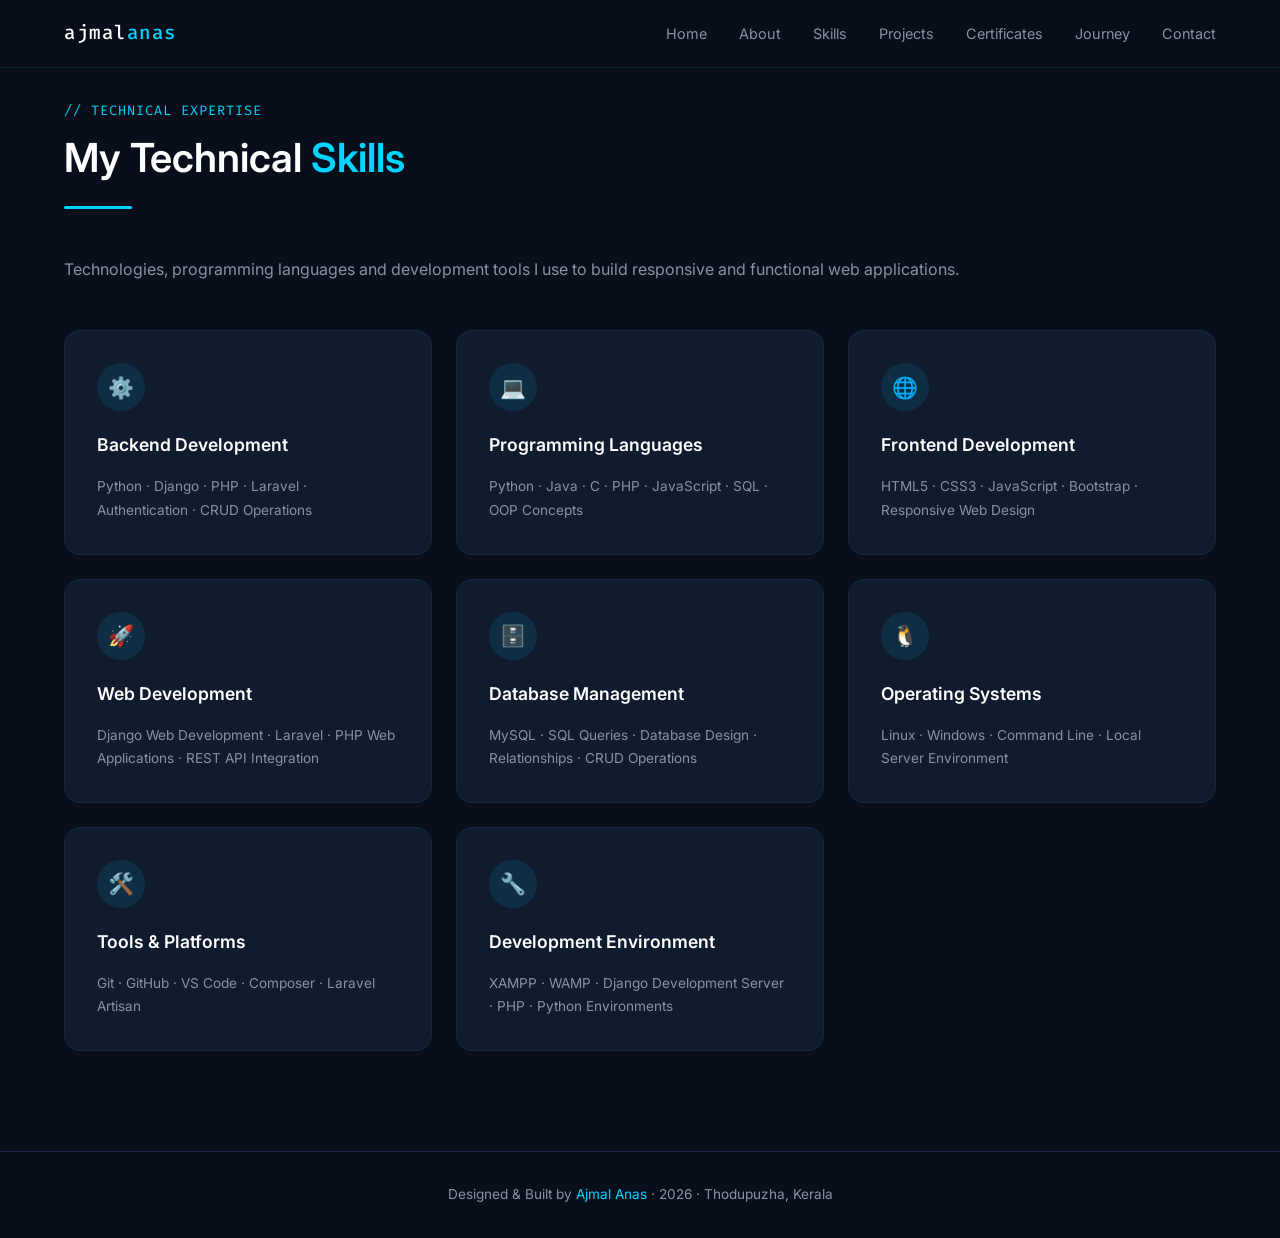
<file: skills.html>
<!DOCTYPE html>
<html lang="en">

<head>
    <meta charset="UTF-8">
    <meta name="viewport" content="width=device-width, initial-scale=1.0">

    <meta name="description" content="Ajmal Anas - MCA student and Full Stack Web Developer skilled in Python, Django, PHP, Laravel, Java and MySQL.">

    <meta name="keywords" content="Ajmal Anas, Python Developer, Django Developer, Laravel Developer, PHP, Java, MySQL, Full Stack Developer">

    <meta name="author" content="Ajmal Anas">
    <meta name="theme-color" content="#090f1a">

    <meta property="og:title" content="Ajmal Anas | Technical Skills">
    <meta property="og:description" content="Explore my programming, web development, database and technical skills.">
    <meta property="og:type" content="website">

    <title>Skills | Ajmal Anas - AJfolio</title>

    <!-- Main Stylesheet -->
    <link rel="stylesheet" href="Assets/css/style.css">

    <!-- Favicon -->
    <link rel="icon" href="data:image/svg+xml,%3Csvg xmlns='http://www.w3.org/2000/svg' viewBox='0 0 100 100'%3E%3Ctext y='.9em' font-size='90'%3E%E2%9A%A1%3C/text%3E%3C/svg%3E">

</head>

<body>

    <!-- Background Effects -->
    <canvas id="bg-canvas" aria-hidden="true"></canvas>
    <div class="cursor-glow" id="cursorGlow" aria-hidden="true"></div>


    <!-- ================= NAVBAR ================= -->

    <nav class="navbar" id="navbar">

        <div class="container nav-container">

            <a href="index.html" class="nav-logo">
                ajmal<span>anas</span>
            </a>

            <button class="nav-toggle"
                    id="navToggle"
                    aria-label="Toggle menu"
                    aria-expanded="false">

                <span></span>
                <span></span>
                <span></span>

            </button>

            <ul class="nav-links" id="navLinks">

                <li>
                    <a href="index.html">Home</a>
                </li>

                <li>
                    <a href="about.html">About</a>
                </li>

                <li>
                    <a href="skills.html" class="active">Skills</a>
                </li>

                <li>
                    <a href="projects.html">Projects</a>
                </li>

                <li>
                    <a href="certifications.html">Certificates</a>
                </li>

                <li>
                    <a href="journey.html">Journey</a>
                </li>

                <li>
                    <a href="contacts.html">Contact</a>
                </li>

            </ul>

        </div>

    </nav>


    <!-- ================= SKILLS SECTION ================= -->

    <section class="skills" id="skills">

        <div class="container">

            <span class="section-eyebrow fade-up">
                // technical expertise
            </span>

            <h2 class="section-heading fade-up" data-delay="100">
                My Technical <span class="cyan">Skills</span>
            </h2>

            <div class="section-divider fade-up" data-delay="150"></div>

            <p class="section-subtext fade-up" data-delay="200">
                Technologies, programming languages and development tools
                I use to build responsive and functional web applications.
            </p>


            <!-- SKILLS GRID -->

            <div class="skills-grid">


                <!-- 01 Backend Development -->

                <div class="skill-card fade-up" data-delay="100">

                    <div class="skill-card-icon">⚙️</div>

                    <h3>Backend Development</h3>

                    <p class="skill-card-techs">
                        Python · Django · PHP · Laravel ·
                        Authentication · CRUD Operations
                    </p>

                </div>


                <!-- 02 Programming Languages -->

                <div class="skill-card fade-up" data-delay="200">

                    <div class="skill-card-icon">💻</div>

                    <h3>Programming Languages</h3>

                    <p class="skill-card-techs">
                        Python · Java · C · PHP ·
                        JavaScript · SQL · OOP Concepts
                    </p>

                </div>


                <!-- 03 Frontend Development -->

                <div class="skill-card fade-up" data-delay="300">

                    <div class="skill-card-icon">🌐</div>

                    <h3>Frontend Development</h3>

                    <p class="skill-card-techs">
                        HTML5 · CSS3 · JavaScript ·
                        Bootstrap · Responsive Web Design
                    </p>

                </div>


                <!-- 04 Web Development -->

                <div class="skill-card fade-up" data-delay="400">

                    <div class="skill-card-icon">🚀</div>

                    <h3>Web Development</h3>

                    <p class="skill-card-techs">
                        Django Web Development · Laravel ·
                        PHP Web Applications · REST API Integration
                    </p>

                </div>


                <!-- 05 Database Management -->

                <div class="skill-card fade-up" data-delay="500">

                    <div class="skill-card-icon">🗄️</div>

                    <h3>Database Management</h3>

                    <p class="skill-card-techs">
                        MySQL · SQL Queries · Database Design ·
                        Relationships · CRUD Operations
                    </p>

                </div>


                <!-- 06 Operating Systems -->

                <div class="skill-card fade-up" data-delay="600">

                    <div class="skill-card-icon">🐧</div>

                    <h3>Operating Systems</h3>

                    <p class="skill-card-techs">
                        Linux · Windows · Command Line ·
                        Local Server Environment
                    </p>

                </div>


                <!-- 07 Tools and Platforms -->

                <div class="skill-card fade-up" data-delay="700">

                    <div class="skill-card-icon">🛠️</div>

                    <h3>Tools & Platforms</h3>

                    <p class="skill-card-techs">
                        Git · GitHub · VS Code ·
                        Composer · Laravel Artisan
                    </p>

                </div>


                <!-- 08 Development Environment -->

                <div class="skill-card fade-up" data-delay="800">

                    <div class="skill-card-icon">🔧</div>

                    <h3>Development Environment</h3>

                    <p class="skill-card-techs">
                        XAMPP · WAMP · Django Development Server ·
                        PHP · Python Environments
                    </p>

                </div>


            </div>

        </div>

    </section>


    <!-- ================= FOOTER ================= -->

    <footer class="footer">

        <div class="container">

            <p>
                Designed & Built by
                <span class="cyan">Ajmal Anas</span>
                · <span id="year">2026</span>
                · Thodupuzha, Kerala
            </p>

        </div>

    </footer>


    <!-- JavaScript -->
    <script src="Assets/js/main.js"></script>

</body>

</html>
</file>
<file: Assets/css/style.css>
/* ============================================================
   PORTFOLIO — Production CSS Stylesheet
   Author : Ajmal Anas
   Palette: Dark Navy + Cyan Accent
   ============================================================ */

/* ---------- Google Fonts ---------- */
@import url('https://fonts.googleapis.com/css2?family=Fira+Code:wght@400;500&family=Inter:wght@300;400;500;600;700;800;900&display=swap');

/* ==========================================================
   1. CSS CUSTOM PROPERTIES
   ========================================================== */
:root {
  --bg-primary:       #090f1a;
  --bg-secondary:     #0d1626;
  --bg-card:          #111b2e;
  --bg-card-border:   #1a2744;
  --accent:           #00d4ff;
  --accent-10:        rgba(0, 212, 255, 0.1);
  --accent-15:        rgba(0, 212, 255, 0.15);
  --accent-08:        rgba(0, 212, 255, 0.08);
  --accent-20:        rgba(0, 212, 255, 0.2);
  --accent-30:        rgba(0, 212, 255, 0.3);
  --accent-40:        rgba(0, 212, 255, 0.4);
  --accent-50:        rgba(0, 212, 255, 0.5);
  --accent-60:        rgba(0, 212, 255, 0.6);
  --text-primary:     #e0e7ef;
  --text-secondary:   #8892a4;
  --font-body:        'Inter', sans-serif;
  --font-mono:        'Fira Code', monospace;
  --container-max:    1200px;
  --section-padding:  100px 0;
  --radius-sm:        4px;
  --radius-md:        8px;
  --radius-lg:        16px;
  --radius-pill:      50px;
  --ease-out:         cubic-bezier(0.25, 0.46, 0.45, 0.94);
  --transition-fast:  0.2s var(--ease-out);
  --transition-med:   0.3s var(--ease-out);
  --transition-slow:  0.6s ease;
}

/* ==========================================================
   2. GLOBAL RESET & BASE
   ========================================================== */
*, *::before, *::after {
  box-sizing: border-box;
  margin: 0;
  padding: 0;
}

html {
  scroll-behavior: smooth;
  -webkit-text-size-adjust: 100%;
}

body {
  font-family: var(--font-body);
  font-size: 16px;
  color: var(--text-primary);
  background-color: var(--bg-primary);
  line-height: 1.6;
  -webkit-font-smoothing: antialiased;
  -moz-osx-font-smoothing: grayscale;
  overflow-x: hidden;
}

img { max-width: 100%; display: block; }
a { color: inherit; text-decoration: none; }
ul, ol { list-style: none; }
button { font-family: inherit; cursor: pointer; border: none; background: none; }

::-webkit-scrollbar { width: 8px; }
::-webkit-scrollbar-track { background: var(--bg-card-border); }
::-webkit-scrollbar-thumb { background: var(--accent); border-radius: 4px; }
::-webkit-scrollbar-thumb:hover { background: #33dfff; }
* { scrollbar-width: thin; scrollbar-color: var(--accent) var(--bg-card-border); }

::selection { background: var(--accent); color: var(--bg-primary); }
::-moz-selection { background: var(--accent); color: var(--bg-primary); }

/* ==========================================================
   3. UTILITY
   ========================================================== */
.container {
  max-width: var(--container-max);
  margin: 0 auto;
  padding: 0 24px;
}

.cyan { color: var(--accent); }
section { padding: var(--section-padding); }

/* ==========================================================
   4. ANIMATIONS
   ========================================================== */
.fade-up {
  opacity: 0;
  transform: translateY(30px);
  transition: opacity var(--transition-slow), transform var(--transition-slow);
}

.fade-up.visible {
  opacity: 1;
  transform: translateY(0);
}

@keyframes float {
  0%, 100% { transform: translateY(0); }
  50%       { transform: translateY(-20px); }
}

@keyframes pulse {
  0%, 100% { opacity: 1; }
  50%       { opacity: 0.5; }
}

@keyframes dot-pulse {
  0%, 100% { box-shadow: 0 0 0 0 rgba(34, 197, 94, 0.7); }
  50%       { box-shadow: 0 0 0 6px rgba(34, 197, 94, 0); }
}

@keyframes avatarFloat {
  0%, 100% { transform: translateY(0px); }
  50%       { transform: translateY(-12px); }
}

@keyframes cursorBlink {
  50% { border-color: transparent; }
}

/* ==========================================================
   5. NAVBAR
   ========================================================== */
.navbar {
  position: fixed;
  top: 0; left: 0;
  width: 100%;
  z-index: 1000;
  background: rgba(9, 15, 26, 0.85);
  backdrop-filter: blur(20px);
  -webkit-backdrop-filter: blur(20px);
  border-bottom: 1px solid var(--accent-10);
  transition: padding var(--transition-med);
}

.navbar .container {
  display: flex;
  align-items: center;
  justify-content: space-between;
  padding-top: 18px;
  padding-bottom: 18px;
  transition: padding var(--transition-med);
}

.navbar.scrolled .container { padding-top: 10px; padding-bottom: 10px; }
.navbar.scrolled .nav-logo { font-size: 1.05rem; }
.navbar.scrolled .nav-links a { font-size: 0.85rem; }

.nav-logo {
  font-family: var(--font-mono);
  font-size: 1.2rem;
  font-weight: 500;
  color: #fff;
  letter-spacing: 0.5px;
  transition: font-size var(--transition-med);
}
.nav-logo span { color: var(--accent); }

.nav-links {
  display: flex;
  align-items: center;
  gap: 32px;
}

.nav-links a {
  color: var(--text-secondary);
  font-size: 0.9rem;
  font-weight: 400;
  transition: color var(--transition-fast);
  position: relative;
}

.nav-links a:hover,
.nav-links a.active { color: var(--accent); }

.nav-links a::after {
  content: '';
  position: absolute;
  bottom: -4px; left: 0;
  width: 0; height: 2px;
  background: var(--accent);
  transition: width var(--transition-med);
}

.nav-links a:hover::after,
.nav-links a.active::after { width: 100%; }

.nav-toggle {
  display: none;
  flex-direction: column;
  gap: 5px;
  cursor: pointer;
  z-index: 1001;
}

.nav-toggle span {
  display: block;
  width: 24px; height: 2px;
  background: var(--text-primary);
  border-radius: 2px;
  transition: transform var(--transition-med), opacity var(--transition-med);
}

.nav-toggle.active span:nth-child(1) { transform: translateY(7px) rotate(45deg); }
.nav-toggle.active span:nth-child(2) { opacity: 0; }
.nav-toggle.active span:nth-child(3) { transform: translateY(-7px) rotate(-45deg); }

/* ==========================================================
   6. HERO SECTION
   ========================================================== */
.hero {
  min-height: 100vh;
  display: flex;
  align-items: center;
  position: relative;
  background-color: var(--bg-primary);
  background-image:
    repeating-linear-gradient(0deg, transparent, transparent 59px, rgba(26,39,68,.25) 59px, rgba(26,39,68,.25) 60px),
    repeating-linear-gradient(90deg, transparent, transparent 59px, rgba(26,39,68,.25) 59px, rgba(26,39,68,.25) 60px);
  overflow: hidden;
}

.hero-content {
  display: flex;
  justify-content: space-between;
  align-items: center;
  gap: 48px;
  width: 100%;
}

/* ---- Hero Text ---- */
.hero-text {
  max-width: 580px;
  flex-shrink: 0;
}

.availability-badge {
  display: inline-flex;
  align-items: center;
  gap: 8px;
  border: 1px solid var(--accent);
  color: var(--accent);
  font-size: 0.75rem;
  font-family: var(--font-mono);
  padding: 6px 16px;
  border-radius: var(--radius-pill);
  margin-bottom: 24px;
}

.availability-badge::before {
  content: '';
  width: 8px; height: 8px;
  border-radius: 50%;
  background: #22c55e;
  animation: dot-pulse 2s ease-in-out infinite;
  flex-shrink: 0;
}

.hero h1 {
  font-size: 3.5rem;
  font-weight: 800;
  line-height: 1.1;
  color: #fff;
  margin-bottom: 16px;
}

.hero-title {
  font-size: 1.25rem;
  font-weight: 400;
  color: var(--text-secondary);
  margin-bottom: 20px;
}

.hero-desc {
  color: var(--text-secondary);
  font-size: 1rem;
  line-height: 1.7;
  max-width: 520px;
  margin-bottom: 32px;
}

.hero-buttons {
  display: flex;
  gap: 16px;
  flex-wrap: wrap;
}

.btn-primary {
  display: inline-flex;
  align-items: center;
  justify-content: center;
  gap: 8px;
  background: var(--accent);
  color: var(--bg-primary);
  font-weight: 600;
  font-size: 0.95rem;
  border-radius: var(--radius-md);
  padding: 14px 28px;
  transition: box-shadow var(--transition-med), transform var(--transition-med);
}

.btn-primary:hover {
  box-shadow: 0 0 30px var(--accent-40);
  transform: translateY(-2px);
}

.btn-secondary {
  display: inline-flex;
  align-items: center;
  justify-content: center;
  gap: 8px;
  background: transparent;
  color: var(--accent);
  font-weight: 600;
  font-size: 0.95rem;
  border: 1px solid var(--accent);
  border-radius: var(--radius-md);
  padding: 14px 28px;
  transition: background var(--transition-med), transform var(--transition-med);
}

.btn-secondary:hover {
  background: var(--accent-10);
  transform: translateY(-2px);
}

/* ---- Hero Stats ---- */
.hero-stats {
  display: flex;
  gap: 0;
  margin-top: 48px;
}

.hero-stat {
  display: flex;
  flex-direction: column;
  padding: 0 28px;
  border-left: 1px solid var(--bg-card-border);
}

.hero-stat:first-child {
  padding-left: 0;
  border-left: none;
}

.hero-stat .stat-number {
  font-size: 1.75rem;
  font-weight: 700;
  color: #fff;
  line-height: 1;
  margin-bottom: 4px;
}

.hero-stat .stat-plus {
  font-size: 1.4rem;
  font-weight: 700;
  color: #fff;
}

.hero-stat .stat-label-top {
  font-size: 1.75rem;
  font-weight: 700;
  color: #fff;
  line-height: 1;
  margin-bottom: 4px;
}

.hero-stat .stat-label {
  font-size: 0.8rem;
  color: var(--text-secondary);
}

/* ---- Hero Avatar ---- */
.hero-avatar {
  width: 460px;
  flex-shrink: 0;
  display: flex;
  flex-direction: column;
  align-items: center;
  gap: 0;
  position: relative;
}

.avatar-container,
.avatar-core {
  width: 100%;
  display: flex;
  justify-content: center;
  align-items: center;
}

.avatar-shape {
  position: relative;
  display: flex;
  justify-content: center;
  align-items: center;
}

/* Glow under the video */
.avatar-shape::after {
  content: "";
  position: absolute;
  bottom: -20px;
  left: 50%;
  transform: translateX(-50%);
  width: 220px;
  height: 60px;
  background: #00d4ff;
  filter: blur(50px);
  opacity: 0.35;
  z-index: -1;
}

.avatar-video {
  width: 820px;
  height: 400px;
  object-fit: contain;
  animation: avatarFloat 4s ease-in-out infinite;
  display: block;
}

/* Typing text below the video */
.welcome-message {
  text-align: center;
  margin-top: 1px;
}

#Hero-text {
  white-space: pre-line;
  color: #00d4ff;
  font-size: 1.6rem;
  font-weight: 700;
  text-align: center;
  text-shadow: 0 0 10px rgba(0, 212, 255, 0.4);
  border-right: 2px solid #00d4ff;
  animation: cursorBlink 0.8s infinite;
  display: inline-block;
  min-height: 1.2em;
}

/* Tagline below typing text */
.hero-tagline {
  margin-top: 12px;
  color: rgba(255,255,255,0.7);
  font-size: 0.8rem;
  letter-spacing: 1.5px;
  text-transform: uppercase;
  text-align: center;
}

  /* ==========================================================
    7. ABOUT SECTION
    ========================================================== */
  .about {
    background: var(--bg-secondary);
    padding: 120px 0;
  }

  .section-eyebrow {
    font-family: var(--font-mono);
    color: var(--accent);
    font-size: 0.85rem;
    margin-bottom: 12px;
    letter-spacing: 1px;
    text-transform: uppercase;
    display: block;
    text-align: left;
  }

  .section-heading {
    font-size: 2.5rem;
    font-weight: 600;
    color: #fff;
    line-height: 1.2;
    text-align: left;
  }

  .section-divider {
    width: 68px;
    height: 3px;
    background: var(--accent);
    margin: 24px 0 48px;
    border-radius: 2px;
  }

  .section-subtext {
    color: var(--text-secondary);
    font-size: 1rem;
    margin-bottom: 48px;
  }

  .about-grid {
    display: grid;
    grid-template-columns: 0.9fr 1.4fr;
    gap: 64px;
    align-items: center;
  }

  .about-photo-wrapper {
    position: relative;
  }

  .about-photo-wrapper::before {
    content: '';
    position: absolute;
    inset: -4px;
    border-radius: 20px;
    background: linear-gradient(135deg, var(--accent), var(--bg-secondary));
    z-index: 0;
  }

  .photo-frame {
    position: relative;
    z-index: 1;
    border-radius: var(--radius-lg);
    overflow: hidden;
  }

  .about-photo {
    width: 100%;
    border-radius: var(--radius-lg);
    object-fit: cover;
    display: block;
  }

  .photo-badge {
    position: absolute;
    bottom: -16px;
    left: 50%;
    transform: translateX(-50%);
    background: var(--bg-card);
    border: 1px solid var(--accent);
    padding: 8px 20px;
    border-radius: var(--radius-pill);
    font-size: 0.75rem;
    color: var(--accent);
    font-family: var(--font-mono);
    white-space: nowrap;
    z-index: 2;
  }

  .about-text-content{
    display:flex;
    flex-direction:column;
  }
  .skill-tags {
    display: flex;
    flex-wrap: wrap;
    gap: 10px;
    margin-top: 32px;
  }

  .skill-tag {
    background: var(--accent-08);
    border: 1px solid var(--accent-20);
    color: var(--accent);
    padding: 6px 16px;
    border-radius: var(--radius-pill);
    font-size: 0.8rem;
    transition: background var(--transition-med), box-shadow var(--transition-med);
    cursor: default;
  }

  .skill-tag:hover {
    background: var(--accent-15);
    box-shadow: 0 0 15px var(--accent-20);
  }

  .about-heading-row{
      display:flex;
      justify-content:space-between;
      align-items:flex-start;
      gap:10px;
  }

/* ==========================================================
  8. SKILLS SECTION
   ========================================================== */
.skills { background: var(--bg-primary); }

.skills-grid {
  display: grid;
  grid-template-columns: repeat(3, 1fr);
  gap: 24px;
}

.skill-card {
  background: var(--bg-card);
  border: 1px solid var(--bg-card-border);
  border-radius: var(--radius-lg);
  padding: 32px;
  transition: transform var(--transition-med), border-color var(--transition-med), box-shadow var(--transition-med);
}

.skill-card:hover {
  transform: translateY(-4px);
  border-color: var(--accent-30);
  box-shadow: 0 8px 32px rgba(0, 212, 255, 0.15);
}

.skill-card-icon {
  width: 48px; height: 48px;
  border-radius: 50%;
  background: var(--accent-10);
  display: flex;
  align-items: center;
  justify-content: center;
  font-size: 1.3rem;
  margin-bottom: 20px;
}

.skill-card h3 {
  font-size: 1.1rem;
  font-weight: 600;
  color: #fff;
  margin-bottom: 16px;
}

.skill-card-techs {
  color: var(--text-secondary);
  font-size: 0.85rem;
  line-height: 1.7;
}

/* ==========================================================
   9. PROJECTS SECTION
   ========================================================== */
.projects { background: var(--bg-secondary); }

.projects-grid {
  display: grid;
  grid-template-columns: repeat(3, 1fr);
  gap: 28px;
}

.project-card {
  background: var(--bg-card);
  border: 1px solid var(--bg-card-border);
  border-radius: var(--radius-lg);
  overflow: hidden;
  transition: transform var(--transition-med), border-color var(--transition-med), box-shadow var(--transition-med);
}

.project-card:hover {
  transform: translateY(-6px);
  border-color: var(--accent-30);
  box-shadow: 0 12px 40px rgba(0, 212, 255, 0.15);
}

.project-thumbnail-wrapper {
  position: relative;
  width: 100%;
  height: 200px;
  overflow: hidden;
}

.project-thumbnail {
  width: 100%;
  height: 100%;
  object-fit: cover;
  display: block;
}

.project-thumbnail-overlay {
  position: absolute;
  bottom: 0; left: 0;
  width: 100%; height: 60%;
  background: linear-gradient(to bottom, transparent, var(--bg-card));
  pointer-events: none;
}

.project-content { padding: 24px; }

.project-tags {
  display: flex;
  gap: 8px;
  margin-bottom: 12px;
  flex-wrap: wrap;
}

.project-tag {
  background: var(--accent-08);
  color: var(--accent);
  padding: 4px 12px;
  border-radius: var(--radius-pill);
  font-size: 0.7rem;
  font-family: var(--font-mono);
}

.project-card h3 {
  font-size: 1.25rem;
  font-weight: 600;
  color: #fff;
  margin-bottom: 12px;
}

.project-card p {
  color: var(--text-secondary);
  font-size: 0.9rem;
  line-height: 1.6;
  margin-bottom: 20px;
}

.project-stack {
  display: flex;
  flex-wrap: wrap;
  gap: 6px;
  margin-bottom: 20px;
}

.stack-chip {
  background: rgba(255,255,255,0.05);
  color: var(--text-secondary);
  padding: 4px 10px;
  border-radius: var(--radius-sm);
  font-size: 0.75rem;
  font-family: var(--font-mono);
}

.project-link {
  display: inline-flex;
  align-items: center;
  gap: 6px;
  color: var(--accent);
  font-size: 0.85rem;
  font-weight: 500;
  transition: gap var(--transition-med);
}

.project-link:hover { gap: 10px; }

/* ==========================================================
   10. JOURNEY / TIMELINE
   ========================================================== */
.journey { background: var(--bg-primary); }

.timeline {
  position: relative;
  padding-left: 40px;
}

.timeline::before {
  content: '';
  position: absolute;
  left: 12px; top: 0; bottom: 0;
  width: 2px;
  background: linear-gradient(to bottom, var(--accent), var(--accent-10));
  border-radius: 1px;
}

.timeline-item {
  position: relative;
  margin-bottom: 48px;
  padding-left: 24px;
}

.timeline-item:last-child { margin-bottom: 0; }

.timeline-item::before {
  content: '';
  position: absolute;
  left: -34px; top: 8px;
  width: 12px; height: 12px;
  border-radius: 50%;
  background: var(--accent);
  box-shadow: 0 0 12px var(--accent-50);
  z-index: 1;
}

.timeline-date {
  font-family: var(--font-mono);
  color: var(--accent);
  font-size: 0.8rem;
  margin-bottom: 8px;
  display: block;
}

.timeline-title {
  font-size: 1.1rem;
  font-weight: 600;
  color: #fff;
  margin-bottom: 4px;
}

.timeline-org {
  color: var(--text-secondary);
  font-size: 0.9rem;
  margin-bottom: 8px;
}

.timeline-details li {
  color: var(--text-secondary);
  font-size: 0.85rem;
  line-height: 1.7;
  padding-left: 16px;
  position: relative;
}

.timeline-details li::before {
  content: '•';
  position: absolute;
  left: 0;
  color: var(--accent);
}

/* ==========================================================
   11. CONTACT SECTION
   ========================================================== */
.contact {
  background: var(--bg-secondary);
  text-align: center;
}

.contact-desc {
  color: var(--text-secondary);
  max-width: 560px;
  margin: 0 auto;
  font-size: 1rem;
  line-height: 1.7;
}

.contact-buttons {
  display: flex;
  justify-content: center;
  gap: 16px;
  flex-wrap: wrap;
  margin-top: 40px;
}

.contact-btn {
  display: inline-flex;
  align-items: center;
  gap: 10px;
  padding: 14px 28px;
  border-radius: var(--radius-md);
  font-size: 0.9rem;
  font-weight: 500;
  transition: border-color var(--transition-med), box-shadow var(--transition-med), transform var(--transition-med);
  border: 1px solid var(--bg-card-border);
  color: var(--text-primary);
  background: var(--bg-card);
}

.contact-btn:hover {
  border-color: var(--accent);
  box-shadow: 0 0 20px var(--accent-20);
  transform: translateY(-2px);
}

.contact-btn.linkedin,
.contact-btn.github,
.contact-btn.email,
.contact-btn.phone {
  border-left: 3px solid var(--accent);
}

/* ==========================================================
   12. FOOTER
   ========================================================== */
.footer {
  background: var(--bg-primary);
  border-top: 1px solid var(--bg-card-border);
  text-align: center;
  padding: 32px 24px;
  font-size: 0.85rem;
  color: var(--text-secondary);
}

/* ==========================================================
   13. RESPONSIVE — 1024px
   ========================================================== */
@media (max-width: 1024px) {
  .skills-grid { grid-template-columns: repeat(2, 1fr); }
  .projects-grid { grid-template-columns: repeat(2, 1fr); }
  .about-grid { grid-template-columns: 1fr; gap: 48px; }
  .hero h1 { font-size: 3rem; }
  .hero-avatar { width: 360px; }
  .avatar-video { width: 320px; height: 320px; }
}

/* ==========================================================
   14. RESPONSIVE — 768px
   ========================================================== */
@media (max-width: 768px) {
  .nav-toggle { display: flex; }

  .nav-links {
    position: fixed;
    top: 0; left: 0;
    width: 100%; height: 100vh;
    background: rgba(9, 15, 26, 0.97);
    backdrop-filter: blur(24px);
    -webkit-backdrop-filter: blur(24px);
    flex-direction: column;
    justify-content: center;
    gap: 24px;
    /* FIX: was .open but JS uses .nav-active */
    transform: translateY(-100%);
    transition: transform 0.4s var(--ease-out);
    z-index: 999;
  }

  .nav-links.nav-active { transform: translateY(0); }

  .nav-links a { font-size: 1.2rem; padding: 12px 0; }

  .hero-content { flex-direction: column; text-align: center; }

  .hero-text {
    max-width: 100%;
    display: flex;
    flex-direction: column;
    align-items: center;
  }

  .hero-desc { max-width: 100%; }
  .hero h1 { font-size: 2.5rem; }
  .hero-title { font-size: 1.1rem; }
  .hero-avatar { display: none; }
  .hero-buttons { justify-content: center; }

  .hero-stats {
    justify-content: center;
    flex-wrap: wrap;
    gap: 0;
    margin-top: 32px;
  }

  .hero-stat {
    padding: 0 16px;
  }

  .skills-grid,
  .projects-grid { grid-template-columns: 1fr; }

  section { padding: 80px 0; }
  .about { padding: 80px 0; }
  .section-heading { font-size: 2rem; }

  .contact-buttons { flex-direction: column; align-items: center; }
  .contact-btn { width: 100%; max-width: 340px; justify-content: center; }
}

/* ==========================================================
   15. RESPONSIVE — 480px
   ========================================================== */
@media (max-width: 480px) {
  .hero h1 { font-size: 2rem; }
  .hero-title { font-size: 1rem; }
  .hero-desc { font-size: 0.9rem; }

  .btn-primary, .btn-secondary {
    padding: 12px 22px;
    font-size: 0.85rem;
    width: 100%;
    justify-content: center;
  }

  .hero-buttons { flex-direction: column; width: 100%; }

  .hero-stats { gap: 0; }
  .hero-stat { padding: 0 12px; }
  .hero-stat .stat-number,
  .hero-stat .stat-label-top { font-size: 1.4rem; }

  .section-heading { font-size: 1.75rem; }
  .about-grid { gap: 32px; }
  .skill-card { padding: 24px; }
  .project-content { padding: 18px; }
  .project-card h3 { font-size: 1.1rem; }

  .timeline { padding-left: 30px; }
  .timeline::before { left: 8px; }
  .timeline-item::before { left: -28px; width: 10px; height: 10px; }
  .timeline-item { padding-left: 16px; margin-bottom: 36px; }

  .contact-btn { padding: 12px 20px; font-size: 0.85rem; }
  .container { padding: 0 16px; }
  section { padding: 64px 0; }
  .about { padding: 64px 0; }
  .footer { padding: 24px 16px; font-size: 0.8rem; }
}

/* ============================================================
   EXTRA EFFECTS & PLACEHOLDERS (added for Ajmal's version)
   ============================================================ */
#bg-canvas{position:fixed;inset:0;width:100%;height:100%;z-index:0;pointer-events:none}
.cursor-glow{position:fixed;left:0;top:0;width:440px;height:440px;border-radius:50%;z-index:0;pointer-events:none;opacity:0;transform:translate(-50%,-50%);
  background:radial-gradient(circle,rgba(0,212,255,.13),transparent 65%);transition:opacity .3s}
section,.footer{position:relative;z-index:1}
.navbar{z-index:1000}
html,body{overflow-x:clip}

/* Hero art */
.avatar-art{position:relative;width:380px;height:380px;animation:avatarFloat 4s ease-in-out infinite;display:grid;place-items:center}
.art-core{width:190px;height:190px;border-radius:50%;display:grid;place-items:center;
  background:radial-gradient(circle at 30% 25%,#16355a,#0d1626 70%);border:2px solid var(--accent);
  box-shadow:0 0 50px rgba(0,212,255,.45),inset 0 0 40px rgba(0,212,255,.15)}
.art-core span{font-size:4.2rem;font-weight:800;color:var(--accent);letter-spacing:-.04em;text-shadow:0 0 24px rgba(0,212,255,.6)}
.art-ring{position:absolute;border-radius:50%;border:1px dashed rgba(0,212,255,.4);animation:artSpin 22s linear infinite}
.art-ring.r1{width:290px;height:290px}
.art-ring.r2{width:380px;height:380px;border-style:solid;border-color:rgba(0,212,255,.15);animation-direction:reverse;animation-duration:34s}
@keyframes artSpin{to{transform:rotate(360deg)}}
.orbit-chip{position:absolute;padding:6px 14px;border-radius:999px;font-family:var(--font-mono);font-size:.75rem;color:var(--accent);
  background:rgba(9,15,26,.85);border:1px solid var(--accent-40);box-shadow:0 0 18px rgba(0,212,255,.2);animation:chipBob 4s ease-in-out infinite}
.orbit-chip.o1{top:6%;left:50%;margin-left:-30px}
.orbit-chip.o2{top:30%;right:-12px;animation-delay:-.8s}
.orbit-chip.o3{bottom:12%;right:6%;animation-delay:-1.6s}
.orbit-chip.o4{bottom:8%;left:8%;animation-delay:-2.4s}
.orbit-chip.o5{top:32%;left:-10px;animation-delay:-3.2s}
@keyframes chipBob{50%{transform:translateY(-10px)}}

/* About photo placeholder */
.photo-placeholder{width:100%;aspect-ratio:4/5;display:flex;flex-direction:column;align-items:center;justify-content:center;gap:14px;
  background:radial-gradient(circle at 30% 20%,#16355a,#0d1626 75%);color:var(--text-secondary);text-align:center}
.photo-placeholder span{font-size:5rem;font-weight:800;color:var(--accent);text-shadow:0 0 30px rgba(0,212,255,.5)}
.photo-placeholder small{font-family:var(--font-mono);font-size:.72rem;line-height:1.6}

/* Project card spotlight */
.project-card{position:relative;transition:transform .15s ease-out,box-shadow .3s,border-color .3s}
.project-card::before{content:"";position:absolute;inset:0;border-radius:inherit;pointer-events:none;opacity:0;transition:opacity .3s;
  background:radial-gradient(320px circle at var(--mx,50%) var(--my,50%),rgba(0,212,255,.14),transparent 60%)}
.project-card:hover::before{opacity:1}

@media (max-width:768px){
  .hero-avatar{width:100%}
  .avatar-art{width:300px;height:300px;margin:0 auto}
  .art-core{width:150px;height:150px}.art-core span{font-size:3.2rem}
  .art-ring.r1{width:230px;height:230px}.art-ring.r2{width:300px;height:300px}
  .cursor-glow{display:none}
}
@media (prefers-reduced-motion:reduce){.avatar-art,.art-ring,.orbit-chip{animation:none}}

@media (max-width:600px){
  .hero-stats{display:grid;grid-template-columns:1fr 1fr;gap:18px 12px;justify-items:center;text-align:center}
  .hero-stat{border:0!important;padding:0!important}
}
</file>
<file: Assets/css/certificate.css>
/* ==========================================
   AJFOLIO - CERTIFICATE PAGE
========================================== */

.cert-hero {
    min-height: 280px;
    display: flex;
    align-items: center;
    padding: 120px 0 60px;
    text-align: center;
}

.cert-main-title {
    font-size: clamp(2.5rem, 6vw, 4rem);
    font-weight: 800;
    margin: 0;
}

.cyan {
    color: #00e5ff;
}

/* ==========================================
   CERTIFICATE SECTION
========================================== */

.cert-section {
    padding: 60px 0 100px;
}

.section-eyebrow {
    color: #00e5ff;
    font-size: 13px;
    letter-spacing: 2px;
    text-transform: uppercase;
}

.section-heading {
    font-size: clamp(2rem, 4vw, 3rem);
    margin: 15px 0;
    font-weight: 700;
}

.section-divider {
    width: 70px;
    height: 4px;
    background: #00e5ff;
    border-radius: 5px;
    margin: 20px 0;
}

.section-subtext {
    color: #aab5c5;
    font-size: 16px;
    line-height: 1.7;
    max-width: 650px;
    margin-bottom: 45px;
}

/* ==========================================
   CERTIFICATE GRID
========================================== */

.cert-grid {
    display: grid;
    grid-template-columns: repeat(3, minmax(0, 1fr));
    gap: 25px;
}

/* ==========================================
   CERTIFICATE CARD
========================================== */

.cert-card {
    background: rgba(15, 25, 42, 0.9);
    border: 1px solid rgba(0, 229, 255, 0.15);
    border-radius: 16px;
    overflow: hidden;
    transition: 0.3s ease;
    animation: certFadeIn 0.6s ease both;
}

.cert-card:hover {
    transform: translateY(-8px);
    border-color: #00e5ff;
    box-shadow: 0 10px 35px rgba(0, 229, 255, 0.12);
}

/* ==========================================
   CERTIFICATE PREVIEW
========================================== */

.cert-preview {
    height: 150px;
    background: linear-gradient(135deg, #101e32, #142b43);
    display: flex;
    align-items: center;
    justify-content: center;
    position: relative;
}

.cert-icon {
    font-size: 55px;
}

.cert-status {
    position: absolute;
    top: 15px;
    right: 15px;
    font-size: 10px;
    font-weight: 700;
    letter-spacing: 1px;
    color: #00e5ff;
    background: rgba(0, 229, 255, 0.1);
    padding: 7px 12px;
    border-radius: 20px;
}

/* ==========================================
   CERTIFICATE BODY
========================================== */

.cert-body {
    padding: 25px;
}

.cert-category {
    display: inline-block;
    color: #00e5ff;
    font-size: 12px;
    font-weight: 600;
    margin-bottom: 12px;
}

.cert-body h3 {
    color: #ffffff;
    font-size: 19px;
    line-height: 1.5;
    margin-bottom: 15px;
}

.cert-description {
    color: #aab5c5;
    font-size: 14px;
    line-height: 1.7;
    min-height: 70px;
}

.cert-issuer {
    color: #d5deeb;
    font-size: 13px;
    line-height: 1.7;
    margin: 18px 0;
}

/* ==========================================
   CERTIFICATE DETAILS
========================================== */

.cert-details {
    border-top: 1px solid rgba(255, 255, 255, 0.1);
    border-bottom: 1px solid rgba(255, 255, 255, 0.1);
    padding: 15px 0;
    margin: 15px 0;
}

.cert-detail-row {
    display: flex;
    justify-content: space-between;
    gap: 12px;
    margin: 10px 0;
}

.cert-detail-label {
    color: #8492a6;
    font-size: 12px;
}

.cert-detail-value {
    color: #e5edf5;
    font-size: 12px;
    text-align: right;
    overflow-wrap: anywhere;
}

/* ==========================================
   CERTIFICATE BUTTONS
========================================== */

.cert-actions {
    display: flex;
    gap: 10px;
    margin-top: 20px;
}

.cert-btn {
    flex: 1;
    text-align: center;
    text-decoration: none;
    padding: 11px 8px;
    border-radius: 7px;
    background: rgba(0, 229, 255, 0.1);
    border: 1px solid rgba(0, 229, 255, 0.4);
    color: #00e5ff;
    font-size: 12px;
    font-weight: 600;
    transition: 0.3s ease;
}

.cert-btn:hover {
    background: #00e5ff;
    color: #090f1a;
}

.cert-btn.download {
    background: #00e5ff;
    color: #090f1a;
}

.cert-btn.download:hover {
    background: transparent;
    color: #00e5ff;
}

/* ==========================================
   ANIMATION
========================================== */

@keyframes certFadeIn {
    from {
        opacity: 0;
        transform: translateY(25px);
    }

    to {
        opacity: 1;
        transform: translateY(0);
    }
}

/* ==========================================
   RESPONSIVE DESIGN
========================================== */

@media (max-width: 992px) {

    .cert-grid {
        grid-template-columns: repeat(2, minmax(0, 1fr));
    }

}

@media (max-width: 600px) {

    .cert-hero {
        min-height: 220px;
        padding: 110px 0 40px;
    }

    .cert-section {
        padding: 40px 0 70px;
    }

    .cert-grid {
        grid-template-columns: 1fr;
    }

    .cert-actions {
        flex-direction: column;
    }

    .cert-detail-row {
        flex-direction: column;
        gap: 5px;
    }

    .cert-detail-value {
        text-align: left;
    }

}

/* ==========================================
   CERTIFICATE IMAGE PREVIEW
========================================== */

.cert-preview {
    width: 100%;
    height: 220px;
    position: relative;
    overflow: hidden;
    background: #101e32;
    display: flex;
    align-items: center;
    justify-content: center;
}

.cert-image {
    width: 100%;
    height: 100%;
    object-fit: contain;
    padding: 10px;
    transition: transform 0.4s ease;
}

.cert-card:hover .cert-image {
    transform: scale(1.04);
}

.cert-status {
    position: absolute;
    top: 12px;
    right: 12px;
    z-index: 2;
}
</file>
<file: Assets/css/contact.css>
/* ==========================================
   AJFOLIO - CONTACT PAGE
========================================== */

.contact {
    min-height: 75vh;
    display: flex;
    align-items: center;
    padding: 140px 0 100px;
}

.contact-desc {
    max-width: 650px;
    color: #aab5c5;
    font-size: 16px;
    line-height: 1.8;
    margin: 25px 0 40px;
}

/* CONTACT BUTTONS */

.contact-buttons {
    display: flex;
    flex-wrap: wrap;
    gap: 18px;
    margin-top: 30px;
}

.contact-btn {
    display: inline-flex;
    align-items: center;
    justify-content: center;
    gap: 10px;

    min-width: 140px;
    padding: 14px 22px;

    text-decoration: none;
    font-size: 15px;
    font-weight: 600;

    color: #00e5ff;
    background: rgba(0, 229, 255, 0.08);

    border: 1px solid rgba(0, 229, 255, 0.35);
    border-radius: 8px;

    transition: all 0.3s ease;
}

.contact-btn svg {
    flex-shrink: 0;
}

.contact-btn:hover {
    background: #00e5ff;
    color: #090f1a;
    transform: translateY(-5px);
    box-shadow: 0 8px 25px rgba(0, 229, 255, 0.2);
}

/* BUTTON COLORS */

.contact-btn.linkedin:hover {
    background: #0a66c2;
    color: #ffffff;
    border-color: #0a66c2;
}

.contact-btn.github:hover {
    background: #ffffff;
    color: #090f1a;
    border-color: #ffffff;
}

.contact-btn.email:hover {
    background: #00e5ff;
    color: #090f1a;
}

.contact-btn.phone:hover {
    background: #00c78b;
    color: #090f1a;
    border-color: #00c78b;
}

/* RESPONSIVE DESIGN */

@media (max-width: 600px) {

    .contact {
        padding: 120px 0 70px;
    }

    .contact-buttons {
        flex-direction: column;
        align-items: stretch;
    }

    .contact-btn {
        width: 100%;
    }

}
</file>
